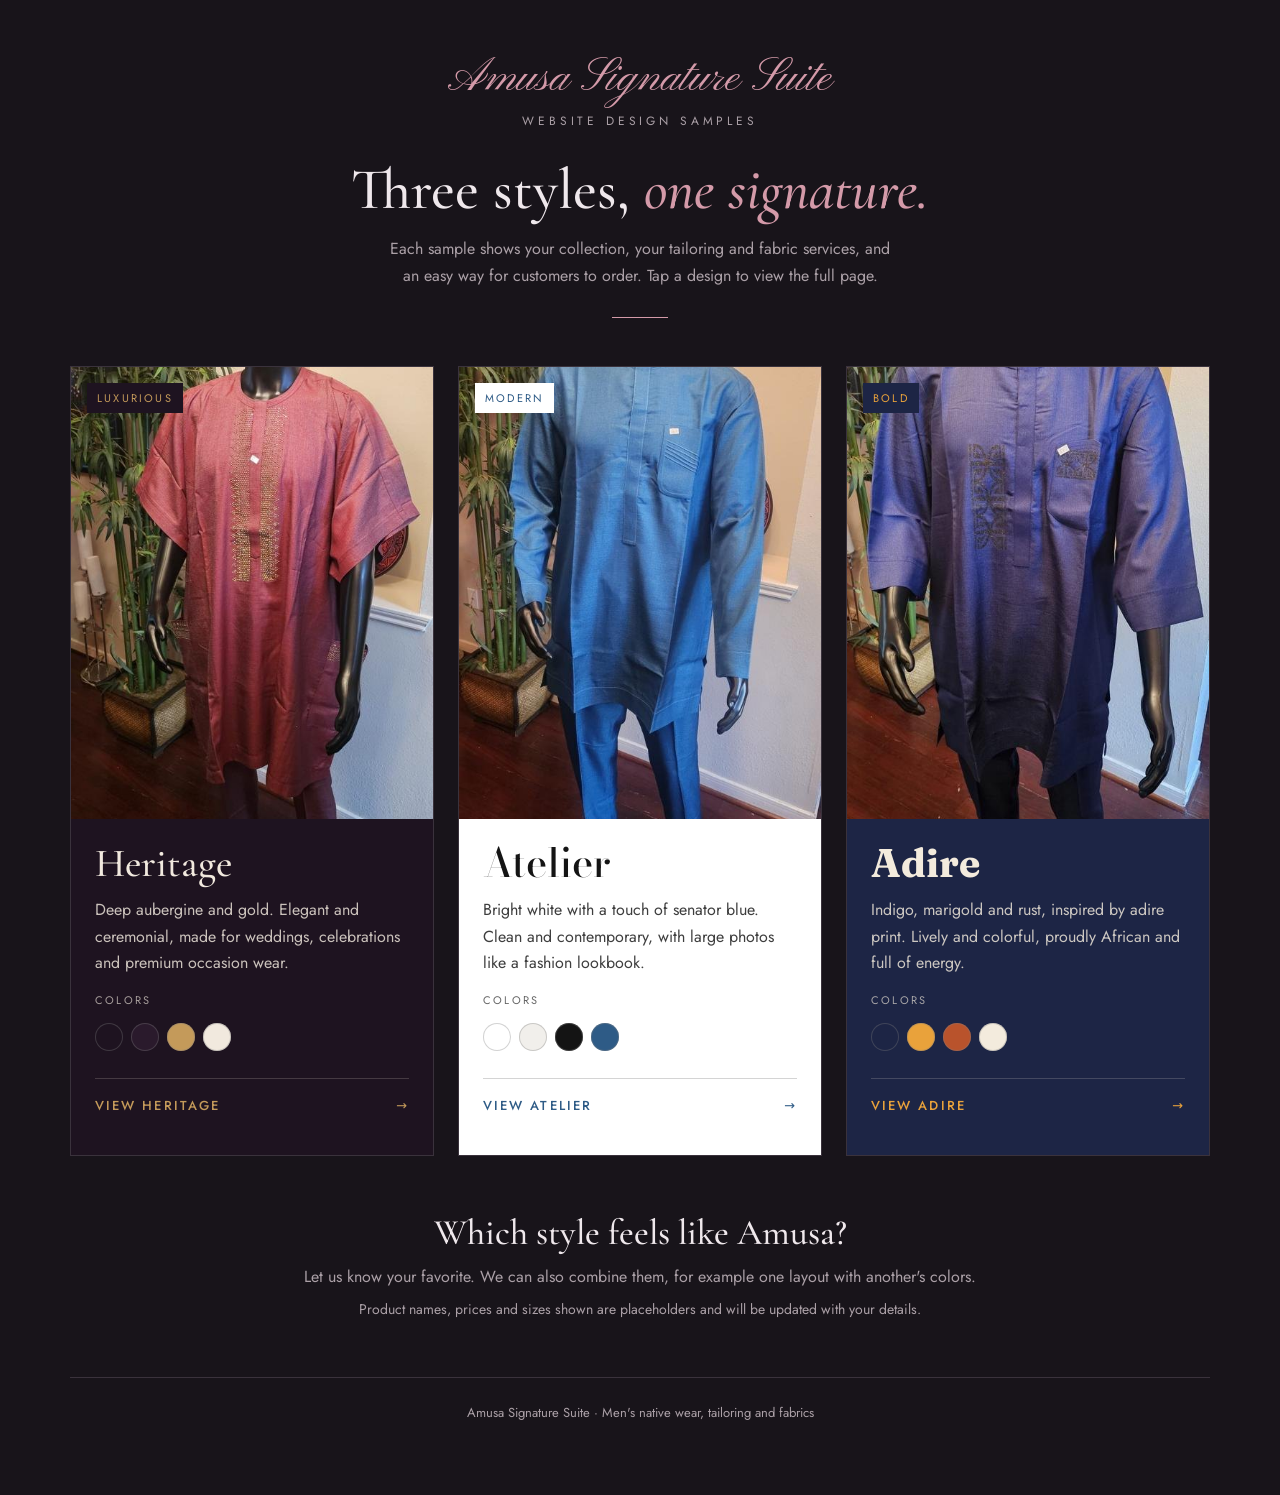
<file: index.html>
<!doctype html>
<html lang="en">

<head>
    <meta charset="utf-8">
    <meta name="viewport" content="width=device-width, initial-scale=1, viewport-fit=cover">
    <title>Amusa Signature Suite Designs</title>
    <meta name="description" content="Three website design samples for Amusa Signature Suite.">
    <link rel="preconnect" href="https://fonts.googleapis.com">
    <link rel="preconnect" href="https://fonts.gstatic.com" crossorigin>
    <link rel="stylesheet"
        href="https://fonts.googleapis.com/css2?family=Cormorant+Garamond:ital,wght@0,500;0,600;1,500&family=Jost:wght@400;500&family=Bodoni+Moda:wght@500&family=Fraunces:opsz,wght@9..144,700&family=Pinyon+Script&display=swap">
    <style>
        :root {
            --bg: #18141A;
            --surface: #221D24;
            --fg: #EFE8EC;
            --mute: #ABA0A7;
            --line: #3A323C;
            --accent: #D49AA9;
            --display: "Cormorant Garamond", Georgia, serif;
            --script: "Pinyon Script", "Snell Roundhand", cursive;
            --body: "Jost", system-ui, sans-serif;
            color-scheme: dark;
        }

        *,
        *::before,
        *::after {
            box-sizing: border-box
        }

        html {
            padding-top: env(safe-area-inset-top, 0px);
            padding-bottom: env(safe-area-inset-bottom, 0px)
        }

        body {
            margin: 0;
            background: var(--bg);
            color: var(--fg);
            font: 400 16px/1.65 var(--body)
        }

        img {
            max-width: 100%;
            display: block
        }

        a {
            color: inherit
        }

        :focus-visible {
            outline: 2px solid var(--accent);
            outline-offset: 3px
        }

        .wrap {
            max-width: 1180px;
            margin: 0 auto;
            padding-inline: 20px;
            padding-block: 56px 72px
        }

        header {
            text-align: center;
            max-width: 640px;
            margin: 0 auto 48px
        }

        .brand {
            font: 400 clamp(34px, 5vw, 46px)/1 var(--script);
            color: var(--accent);
            margin: 0
        }

        .brand-sub {
            font-size: 12px;
            letter-spacing: .32em;
            text-transform: uppercase;
            color: var(--mute);
            margin: 10px 0 28px
        }

        h1 {
            font: 500 clamp(36px, 5.4vw, 58px)/1.04 var(--display);
            margin: 0 0 16px;
            text-wrap: balance
        }

        h1 em {
            font-style: italic;
            color: var(--accent)
        }

        .lead {
            color: var(--mute);
            margin: 0 auto;
            max-width: 52ch
        }

        .rule {
            width: 56px;
            height: 1px;
            background: var(--accent);
            margin: 28px auto 0
        }

        .cards {
            display: grid;
            grid-template-columns: repeat(3, 1fr);
            gap: 24px
        }

        .card {
            background: var(--cbg);
            color: var(--cfg);
            display: flex;
            flex-direction: column;
            text-decoration: none;
            min-width: 0;
            border: 1px solid var(--line);
            transition: transform .35s ease, box-shadow .35s ease
        }

        .card:hover {
            transform: translateY(-6px);
            box-shadow: 0 22px 44px -20px rgba(0, 0, 0, .7)
        }

        .photo {
            position: relative;
            overflow: hidden
        }

        .photo img {
            width: 100%;
            aspect-ratio: 4/5;
            object-fit: cover;
            object-position: 50% 58%;
            transition: transform .8s ease
        }

        .card:hover .photo img {
            transform: scale(1.04)
        }

        .tag {
            position: absolute;
            left: 16px;
            top: 16px;
            background: var(--cbg);
            color: var(--cac);
            font-size: 11px;
            letter-spacing: .2em;
            text-transform: uppercase;
            padding: 6px 10px
        }

        .body {
            padding: 24px 24px 26px;
            display: flex;
            flex-direction: column;
            gap: 14px;
            flex: 1
        }

        .name {
            font-size: 40px;
            line-height: 1;
            margin: 0
        }

        .desc {
            margin: 0;
            opacity: .82;
            flex: 1
        }

        .palette {
            display: flex;
            gap: 8px;
            flex-wrap: wrap
        }

        .dot {
            width: 28px;
            height: 28px;
            border-radius: 50%;
            box-shadow: inset 0 0 0 1px rgba(127, 127, 127, .35)
        }

        .plabel {
            font-size: 11px;
            letter-spacing: .2em;
            text-transform: uppercase;
            opacity: .65;
            margin: 0
        }

        .view {
            display: flex;
            justify-content: space-between;
            align-items: center;
            border-top: 1px solid color-mix(in srgb, var(--cfg) 18%, transparent);
            padding-top: 16px;
            font-size: 13px;
            letter-spacing: .16em;
            text-transform: uppercase;
            color: var(--cac);
            font-weight: 500
        }

        .view span {
            transition: transform .3s ease
        }

        .card:hover .view span {
            transform: translateX(5px)
        }

        .note {
            margin: 56px auto 0;
            max-width: 720px;
            text-align: center
        }

        .note h2 {
            font: 500 clamp(26px, 3.4vw, 36px)/1.15 var(--display);
            margin: 0 0 10px
        }

        .note p {
            color: var(--mute);
            margin: 0 0 8px
        }

        .small {
            font-size: 14px
        }

        footer {
            text-align: center;
            margin-top: 56px;
            padding-top: 24px;
            border-top: 1px solid var(--line);
            font-size: 13px;
            color: var(--mute)
        }

        @media (max-width:920px) {
            .cards {
                grid-template-columns: 1fr;
                max-width: 520px;
                margin: 0 auto
            }
        }

        @media (prefers-reduced-motion:reduce) {
            * {
                transition: none !important
            }
        }
    </style>
</head>

<body>
    <div class="wrap">
        <header>
            <p class="brand">Amusa Signature Suite</p>
            <p class="brand-sub">Website design samples</p>
            <h1>Three styles, <em>one signature.</em></h1>
            <p class="lead">Each sample shows your collection, your tailoring and fabric services, and an easy way for
                customers to order. Tap a design to view the full page.</p>
            <div class="rule"></div>
        </header>

        <main class="cards">
            <a class="card" href="v1-heritage.html" style="--cbg:#1E1320;--cfg:#F1E9DE;--cac:#C49A5A">
                <div class="photo"><img src="img/p11.jpg" alt="Wine set with matching cap"><span
                        class="tag">Luxurious</span></div>
                <div class="body">
                    <h2 class="name" style="font-family:'Cormorant Garamond',Georgia,serif;font-weight:500">Heritage
                    </h2>
                    <p class="desc">Deep aubergine and gold. Elegant and ceremonial, made for weddings, celebrations and
                        premium occasion wear.</p>
                    <p class="plabel">Colors</p>
                    <div class="palette"><span class="dot" style="background:#1E1320" title="Aubergine"></span><span
                            class="dot" style="background:#2A1A2C" title="Plum"></span><span class="dot"
                            style="background:#C49A5A" title="Gold"></span><span class="dot" style="background:#F1E9DE"
                            title="Bone"></span></div>
                    <p class="view">View Heritage <span aria-hidden="true">&rarr;</span></p>
                </div>
            </a>

            <a class="card" href="v2-atelier.html" style="--cbg:#FFFFFF;--cfg:#141414;--cac:#2E5B86">
                <div class="photo"><img src="img/p06.jpg" alt="Blue long sleeve senator"><span class="tag">Modern</span>
                </div>
                <div class="body">
                    <h2 class="name" style="font-family:'Bodoni Moda',Didot,Georgia,serif;font-weight:500">Atelier</h2>
                    <p class="desc">Bright white with a touch of senator blue. Clean and contemporary, with large photos
                        like a fashion lookbook.</p>
                    <p class="plabel">Colors</p>
                    <div class="palette"><span class="dot" style="background:#FFFFFF" title="White"></span><span
                            class="dot" style="background:#F1EFEB" title="Stone"></span><span class="dot"
                            style="background:#141414" title="Ink"></span><span class="dot" style="background:#2E5B86"
                            title="Senator blue"></span></div>
                    <p class="view">View Atelier <span aria-hidden="true">&rarr;</span></p>
                </div>
            </a>

            <a class="card" href="v3-adire.html" style="--cbg:#1D2545;--cfg:#F3EBDD;--cac:#E9A23B">
                <div class="photo"><img src="img/p15.jpg" alt="Navy embroidered senator"><span class="tag">Bold</span>
                </div>
                <div class="body">
                    <h2 class="name" style="font-family:'Fraunces',Georgia,serif;font-weight:700">Adire</h2>
                    <p class="desc">Indigo, marigold and rust, inspired by adire print. Lively and colorful, proudly
                        African and full of energy.</p>
                    <p class="plabel">Colors</p>
                    <div class="palette"><span class="dot" style="background:#1D2545" title="Indigo"></span><span
                            class="dot" style="background:#E9A23B" title="Marigold"></span><span class="dot"
                            style="background:#B9532C" title="Rust"></span><span class="dot" style="background:#F3EBDD"
                            title="Sand"></span></div>
                    <p class="view">View Adire <span aria-hidden="true">&rarr;</span></p>
                </div>
            </a>
        </main>

        <section class="note">
            <h2>Which style feels like Amusa?</h2>
            <p>Let us know your favorite. We can also combine them, for example one layout with another's colors.</p>
            <p class="small">Product names, prices and sizes shown are placeholders and will be updated with your
                details.</p>
        </section>

        <footer>Amusa Signature Suite · Men's native wear, tailoring and fabrics</footer>
    </div>
</body>

</html>
</file>
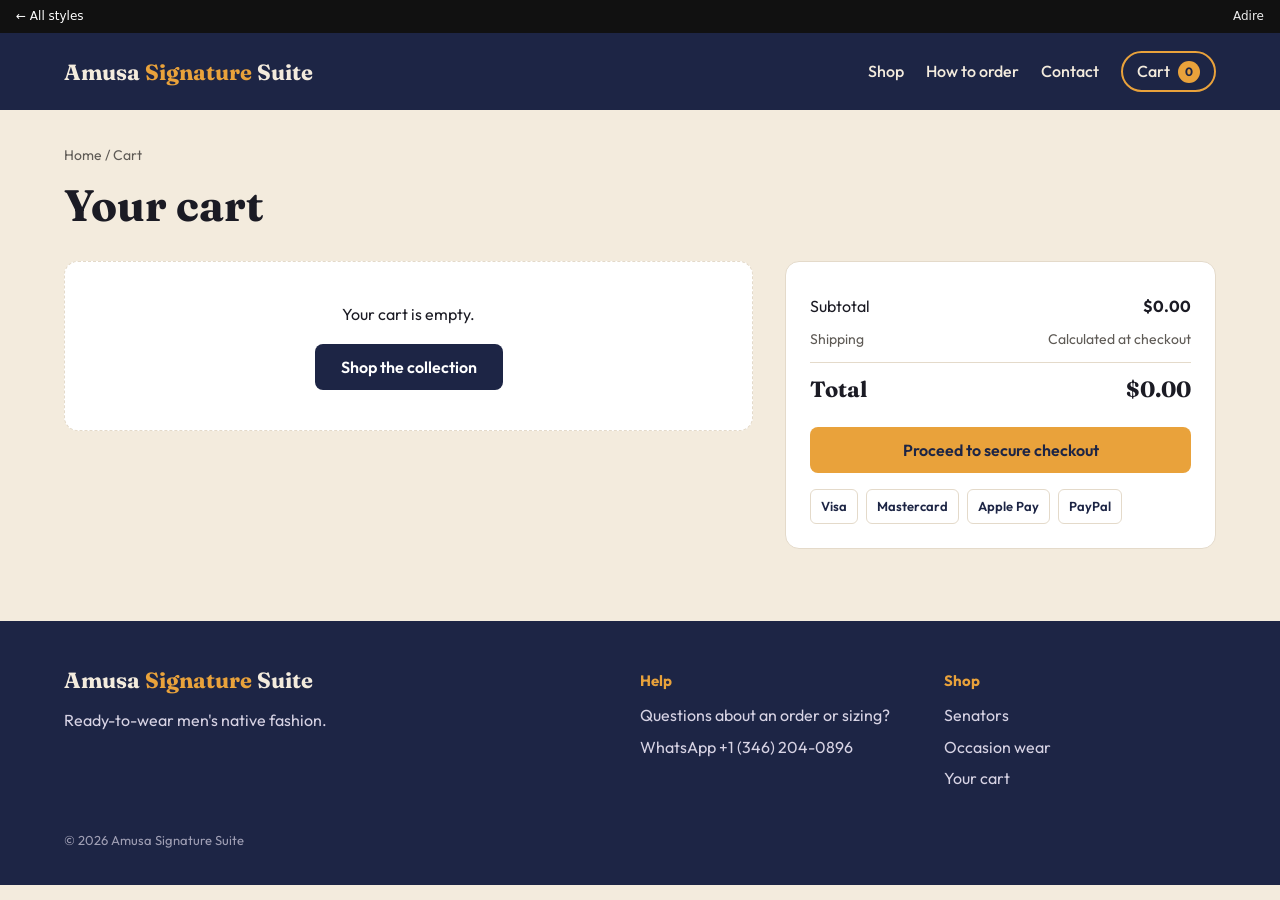
<file: cart.html>
<!doctype html>
<html lang="en">

<head>
    <meta charset="utf-8">
    <meta name="viewport" content="width=device-width, initial-scale=1, viewport-fit=cover">
    <title>Amusa Adire Cart</title>
    <link rel="preconnect" href="https://fonts.googleapis.com">
    <link rel="preconnect" href="https://fonts.gstatic.com" crossorigin>
    <link rel="stylesheet"
        href="https://fonts.googleapis.com/css2?family=Fraunces:ital,opsz,wght@0,9..144,500;0,9..144,600;0,9..144,700;1,9..144,500&family=Outfit:wght@400;500;600&display=swap">
    <link rel="stylesheet" href="adire.css">
    <script src="adire.js"></script>
</head>

<body>
    <div class="demo-bar"><a href="index.html">&larr; All styles</a><span>Adire</span></div>
    <header class="site">
        <div class="wrap">
            <nav class="nav"><a class="logo" href="v3-adire.html">Amusa <span>Signature</span> Suite</a>
                <ul>
                    <li><a href="v3-adire.html#shop">Shop</a></li>
                    <li><a href="v3-adire.html#how">How to order</a></li>
                    <li><a href="v3-adire.html#contact">Contact</a></li>
                    <li><a class="cart-link" href="cart.html">Cart <span class="cart-count">0</span></a></li>
                </ul>
            </nav>
        </div>
    </header>
    <main class="wrap">
        <p class="crumbs"><a href="v3-adire.html">Home</a> / Cart</p>
        <h1 style="font:700 clamp(30px,4vw,44px)/1.1 var(--display);margin:12px 0 8px">Your cart</h1>
        <div class="cart">
            <div id="lines"></div>
            <aside class="summary">
                <div class="row"><span>Subtotal</span><strong id="sub">$0.00</strong></div>
                <div class="row small"><span>Shipping</span><span>Calculated at checkout</span></div>
                <div class="row total"><span>Total</span><span id="tot">$0.00</span></div>
                <button class="btn y" id="checkout" type="button" style="width:100%;margin-top:16px">Proceed to secure
                    checkout</button>
                <p class="small" id="coNote" hidden style="margin:12px 0 0">This is a design sample. On the live store,
                    this button opens secure checkout for card, Apple Pay, Google Pay or PayPal payment.</p>
                <div class="pay" style="margin-top:16px"><span>Visa</span><span>Mastercard</span><span>Apple
                        Pay</span><span>PayPal</span></div>
            </aside>
        </div>
    </main>
    <footer id="contact">
        <div class="wrap">
            <div class="foot">
                <div><a class="logo" href="v3-adire.html" style="color:var(--sand)">Amusa <span>Signature</span>
                        Suite</a>
                    <p style="margin-top:12px">Ready-to-wear men's native fashion.</p>
                </div>
                <div>
                    <h4>Help</h4>
                    <p>Questions about an order or sizing?</p>
                    <p>WhatsApp +1 (346) 204-0896</p>
                </div>
                <div>
                    <h4>Shop</h4>
                    <p><a href="v3-adire.html#shop">Senators</a></p>
                    <p><a href="v3-adire.html#shop">Occasion wear</a></p>
                    <p><a href="cart.html">Your cart</a></p>
                </div>
            </div>
            <p class="copy">© 2026 Amusa Signature Suite</p>
        </div>
    </footer>
    <script>
        const [lines, sub, tot, checkout, coNote] = ["lines", "sub", "tot", "checkout", "coNote"].map(i => document.getElementById(i));
        function render() {
            const c = getCart();
            if (!c.length) { lines.innerHTML = '<div class="empty"><p style="margin:0 0 16px">Your cart is empty.</p><a class="btn i" href="v3-adire.html#shop">Shop the collection</a></div>'; sub.textContent = tot.textContent = '$0.00'; return; }
            let s = 0;
            lines.innerHTML = c.map((i, k) => {
                const p = findProduct(i.id); if (!p) return ''; s += p.price * i.qty; return `
  <div class="line"><img src="${p.imgs[0]}" alt="${p.name}">
   <div><h3>${p.name}</h3><p class="small" style="margin:0">Size: ${i.size === 'TBC' ? 'To be confirmed' : i.size} · Qty: ${i.qty}</p></div>
   <div style="text-align:right"><strong>${money(p.price * i.qty)}</strong><br><button type="button" data-k="${k}">Remove</button></div></div>`;
            }).join('');
            sub.textContent = tot.textContent = money(s);
        }
        lines.addEventListener('click', e => { const b = e.target.closest('button[data-k]'); if (!b) return; const c = getCart(); c.splice(+b.dataset.k, 1); saveCart(c); render(); });
        checkout.onclick = () => { coNote.hidden = false; };
        render();
    </script>
</body>

</html>
</file>
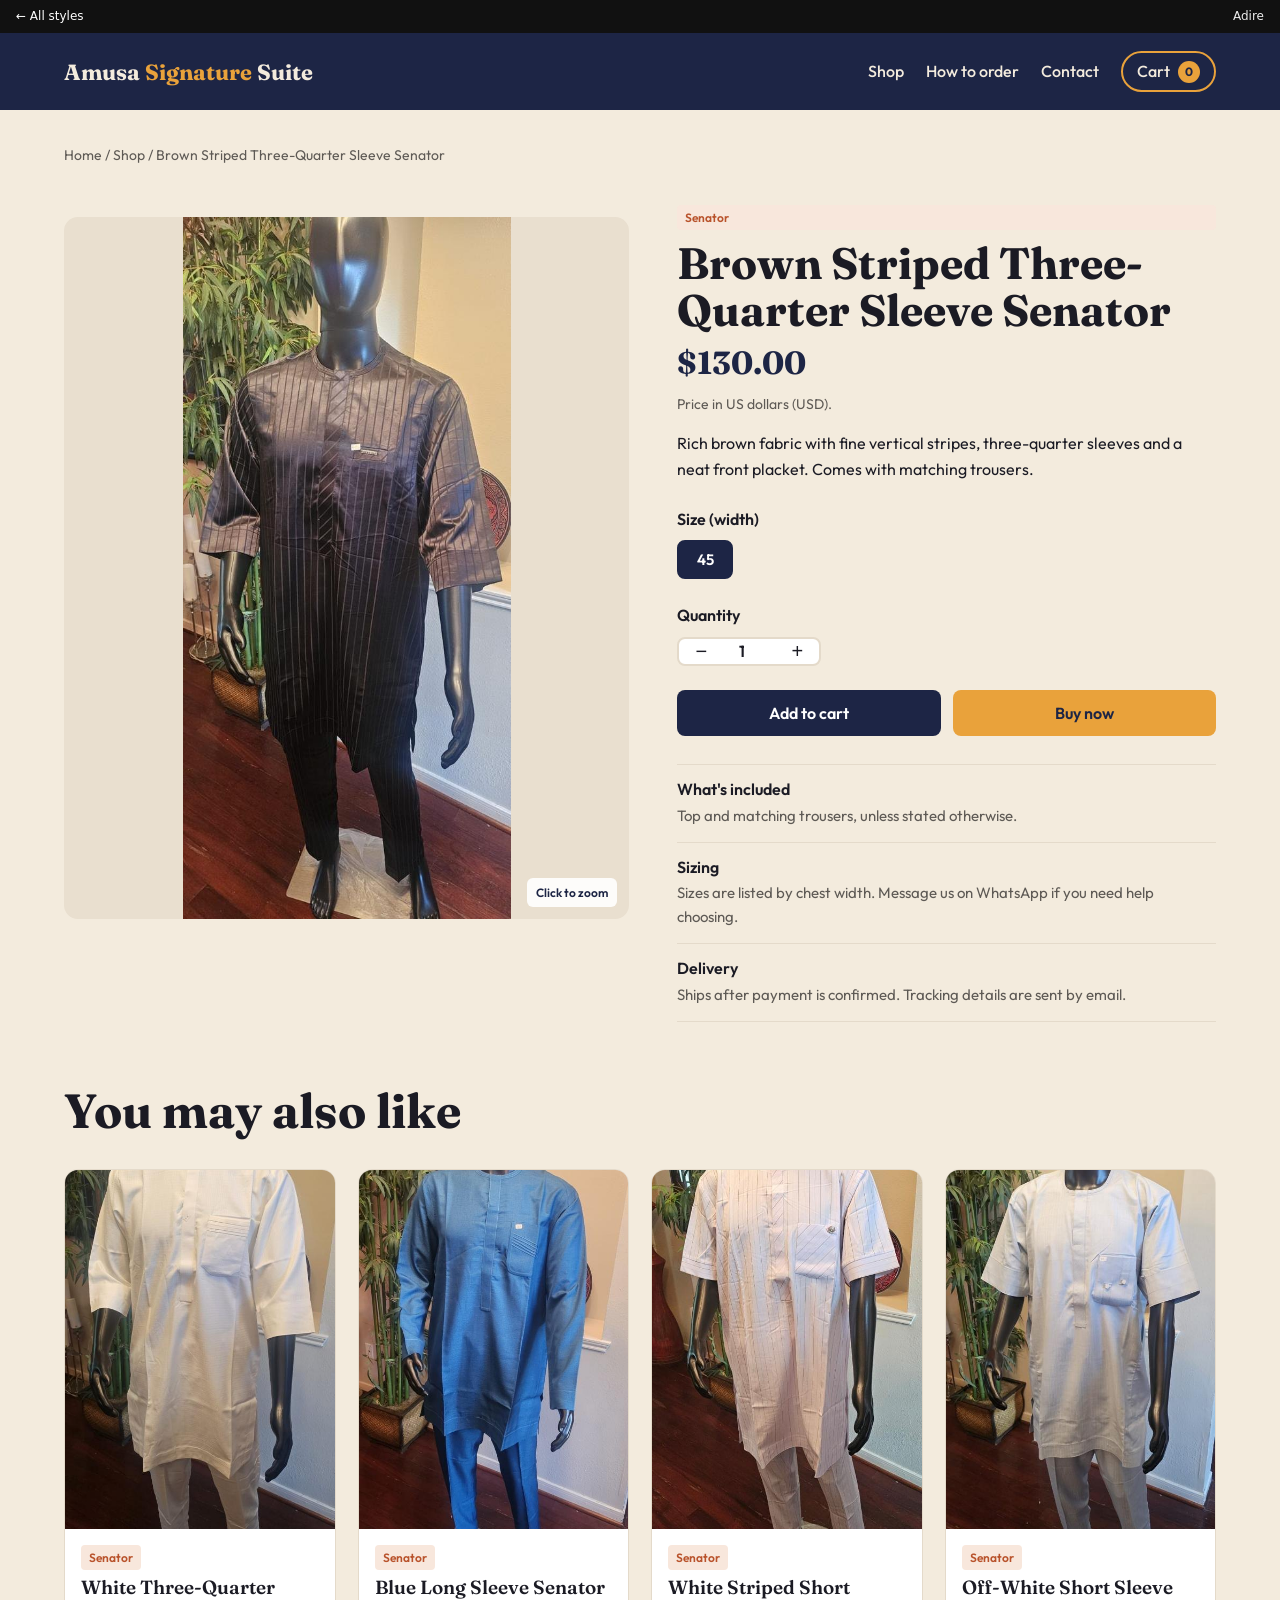
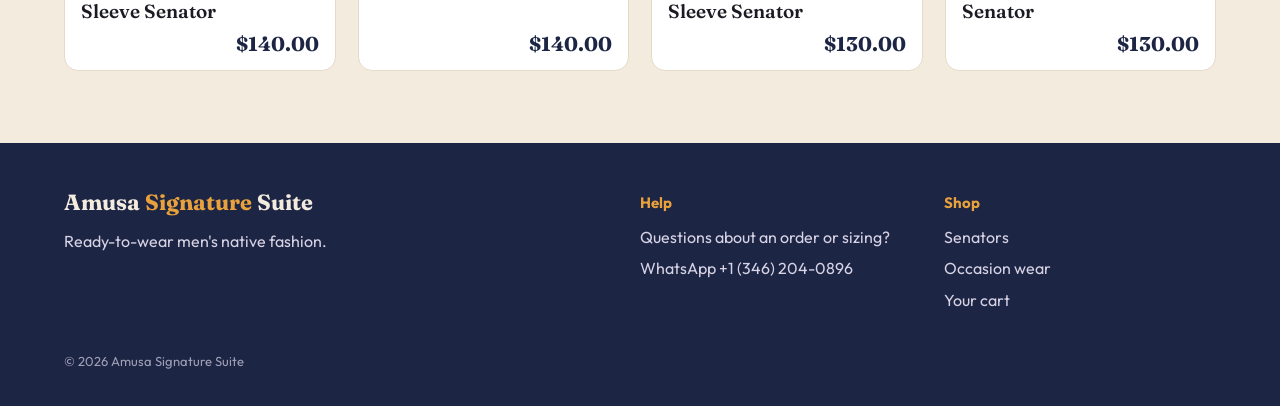
<file: product.html>
<!doctype html>
<html lang="en">

<head>
    <meta charset="utf-8">
    <meta name="viewport" content="width=device-width, initial-scale=1, viewport-fit=cover">
    <title>Amusa Adire Product</title>
    <link rel="preconnect" href="https://fonts.googleapis.com">
    <link rel="preconnect" href="https://fonts.gstatic.com" crossorigin>
    <link rel="stylesheet"
        href="https://fonts.googleapis.com/css2?family=Fraunces:ital,opsz,wght@0,9..144,500;0,9..144,600;0,9..144,700;1,9..144,500&family=Outfit:wght@400;500;600&display=swap">
    <link rel="stylesheet" href="adire.css">
    <script src="adire.js"></script>
</head>

<body>
    <div class="demo-bar"><a href="index.html">&larr; All styles</a><span>Adire</span></div>
    <header class="site">
        <div class="wrap">
            <nav class="nav"><a class="logo" href="v3-adire.html">Amusa <span>Signature</span> Suite</a>
                <ul>
                    <li><a href="v3-adire.html#shop">Shop</a></li>
                    <li><a href="v3-adire.html#how">How to order</a></li>
                    <li><a href="v3-adire.html#contact">Contact</a></li>
                    <li><a class="cart-link" href="cart.html">Cart <span class="cart-count">0</span></a></li>
                </ul>
            </nav>
        </div>
    </header>
    <main class="wrap">
        <p class="crumbs"><a href="v3-adire.html">Home</a> / <a href="v3-adire.html#shop">Shop</a> / <span
                id="crumb"></span></p>
        <div class="pd">
            <div class="gallery" id="gallery">
                <div class="thumbs" id="thumbs"></div>
                <div class="main-img" id="main" title="Click to zoom"><img id="mainImg" src="" alt=""><span
                        class="hint">Click to zoom</span></div>
            </div>
            <div class="pinfo">
                <p class="cat" id="cat"></p>
                <h1 id="name"></h1>
                <p class="price" id="price"></p>
                <p class="small" id="pnote"></p>
                <p id="desc"></p>
                <div class="field"><label>Size (width)</label>
                    <div class="sizes" id="sizes"></div>
                </div>
                <div class="field"><label for="qty">Quantity</label>
                    <div class="qty"><button type="button" id="minus"
                            aria-label="Decrease quantity">&minus;</button><input id="qty" type="number" min="1"
                            value="1" inputmode="numeric"><button type="button" id="plus"
                            aria-label="Increase quantity">+</button></div>
                </div>
                <div class="actions"><button class="btn i" id="add" type="button">Add to cart</button><button
                        class="btn y" id="buy" type="button">Buy now</button></div>
                <div class="details">
                    <div>
                        <h3>What's included</h3>
                        <p>Top and matching trousers, unless stated otherwise.</p>
                    </div>
                    <div>
                        <h3>Sizing</h3>
                        <p>Sizes are listed by chest width. Message us on WhatsApp if you need help choosing.</p>
                    </div>
                    <div>
                        <h3>Delivery</h3>
                        <p>Ships after payment is confirmed. Tracking details are sent by email.</p>
                    </div>
                </div>
            </div>
        </div>
        <section style="padding-top:0">
            <div class="sh">
                <h2>You may also like</h2>
            </div>
            <div class="grid" id="more"></div>
        </section>
    </main>
    <footer id="contact">
        <div class="wrap">
            <div class="foot">
                <div><a class="logo" href="v3-adire.html" style="color:var(--sand)">Amusa <span>Signature</span>
                        Suite</a>
                    <p style="margin-top:12px">Ready-to-wear men's native fashion.</p>
                </div>
                <div>
                    <h4>Help</h4>
                    <p>Questions about an order or sizing?</p>
                    <p>WhatsApp +1 (346) 204-0896</p>
                </div>
                <div>
                    <h4>Shop</h4>
                    <p><a href="v3-adire.html#shop">Senators</a></p>
                    <p><a href="v3-adire.html#shop">Occasion wear</a></p>
                    <p><a href="cart.html">Your cart</a></p>
                </div>
            </div>
            <p class="copy">© 2026 Amusa Signature Suite</p>
        </div>
    </footer>
    <script>
        const $ = i => document.getElementById(i);
        const [crumb, pcat, pname, pprice, pnote, desc, mainImg, thumbs, gallery, mainBox, sizes, qty, minus, plus, add, buy, more] = ["crumb", "cat", "name", "price", "pnote", "desc", "mainImg", "thumbs", "gallery", "main", "sizes", "qty", "minus", "plus", "add", "buy", "more"].map($);
        const id = new URLSearchParams(location.search).get('id');
        const p = findProduct(id) || PRODUCTS[0];
        document.title = p.name + ' | Amusa Signature Suite';
        crumb.textContent = p.name; pcat.textContent = p.cat; pname.textContent = p.name;
        pprice.textContent = priceLabel(p);
        pnote.textContent = p.confirmed ? 'Price in US dollars (USD).' : 'Placeholder price in US dollars (USD).';
        desc.textContent = p.desc;
        mainImg.src = p.imgs[0]; mainImg.alt = p.name;
        if (p.imgs.length > 1) {
            thumbs.innerHTML = p.imgs.map((s, i) => `<button type="button" aria-pressed="${i === 0}" data-src="${s}"><img src="${s}" alt="View ${i + 1}"></button>`).join('');
            thumbs.addEventListener('click', e => { const b = e.target.closest('button'); if (!b) return; mainImg.src = b.dataset.src; thumbs.querySelectorAll('button').forEach(x => x.setAttribute('aria-pressed', x === b)); });
        } else { thumbs.hidden = true; gallery.style.gridTemplateColumns = '1fr'; }
        mainBox.addEventListener('click', e => {
            const r = mainBox.getBoundingClientRect();
            mainImg.style.transformOrigin = ((e.clientX - r.left) / r.width * 100) + '% ' + ((e.clientY - r.top) / r.height * 100) + '%';
            mainBox.classList.toggle('zoom');
        });
        const opts = p.sizes.length ? p.sizes : ['TBC'];
        let size = opts[0];
        sizes.innerHTML = opts.map((s, i) => `<button type="button" aria-pressed="${i === 0}">${s === 'TBC' ? 'To be confirmed' : s}</button>`).join('');
        sizes.addEventListener('click', e => { const b = e.target.closest('button'); if (!b) return; size = opts[[...sizes.children].indexOf(b)];[...sizes.children].forEach(x => x.setAttribute('aria-pressed', x === b)); });
        const getQty = () => Math.max(1, parseInt(qty.value) || 1);
        minus.onclick = () => qty.value = Math.max(1, getQty() - 1);
        plus.onclick = () => qty.value = getQty() + 1;
        add.onclick = () => { addToCart(p.id, size, getQty()); toast('Added to your cart.<a href="cart.html">View cart</a>'); };
        buy.onclick = () => { addToCart(p.id, size, getQty()); location.href = 'cart.html'; };
        more.innerHTML = PRODUCTS.filter(x => x.id !== p.id).slice(0, 4).map(x => `
<a class="card" href="product.html?id=${x.id}"><div class="ph"><img src="${x.imgs[0]}" alt="${x.name}" loading="lazy"></div>
<div class="info"><p class="cat">${x.cat}</p><h3>${x.name}</h3><p class="meta"><span></span><strong>${priceLabel(x)}</strong></p></div></a>`).join('');
    </script>
</body>

</html>
</file>
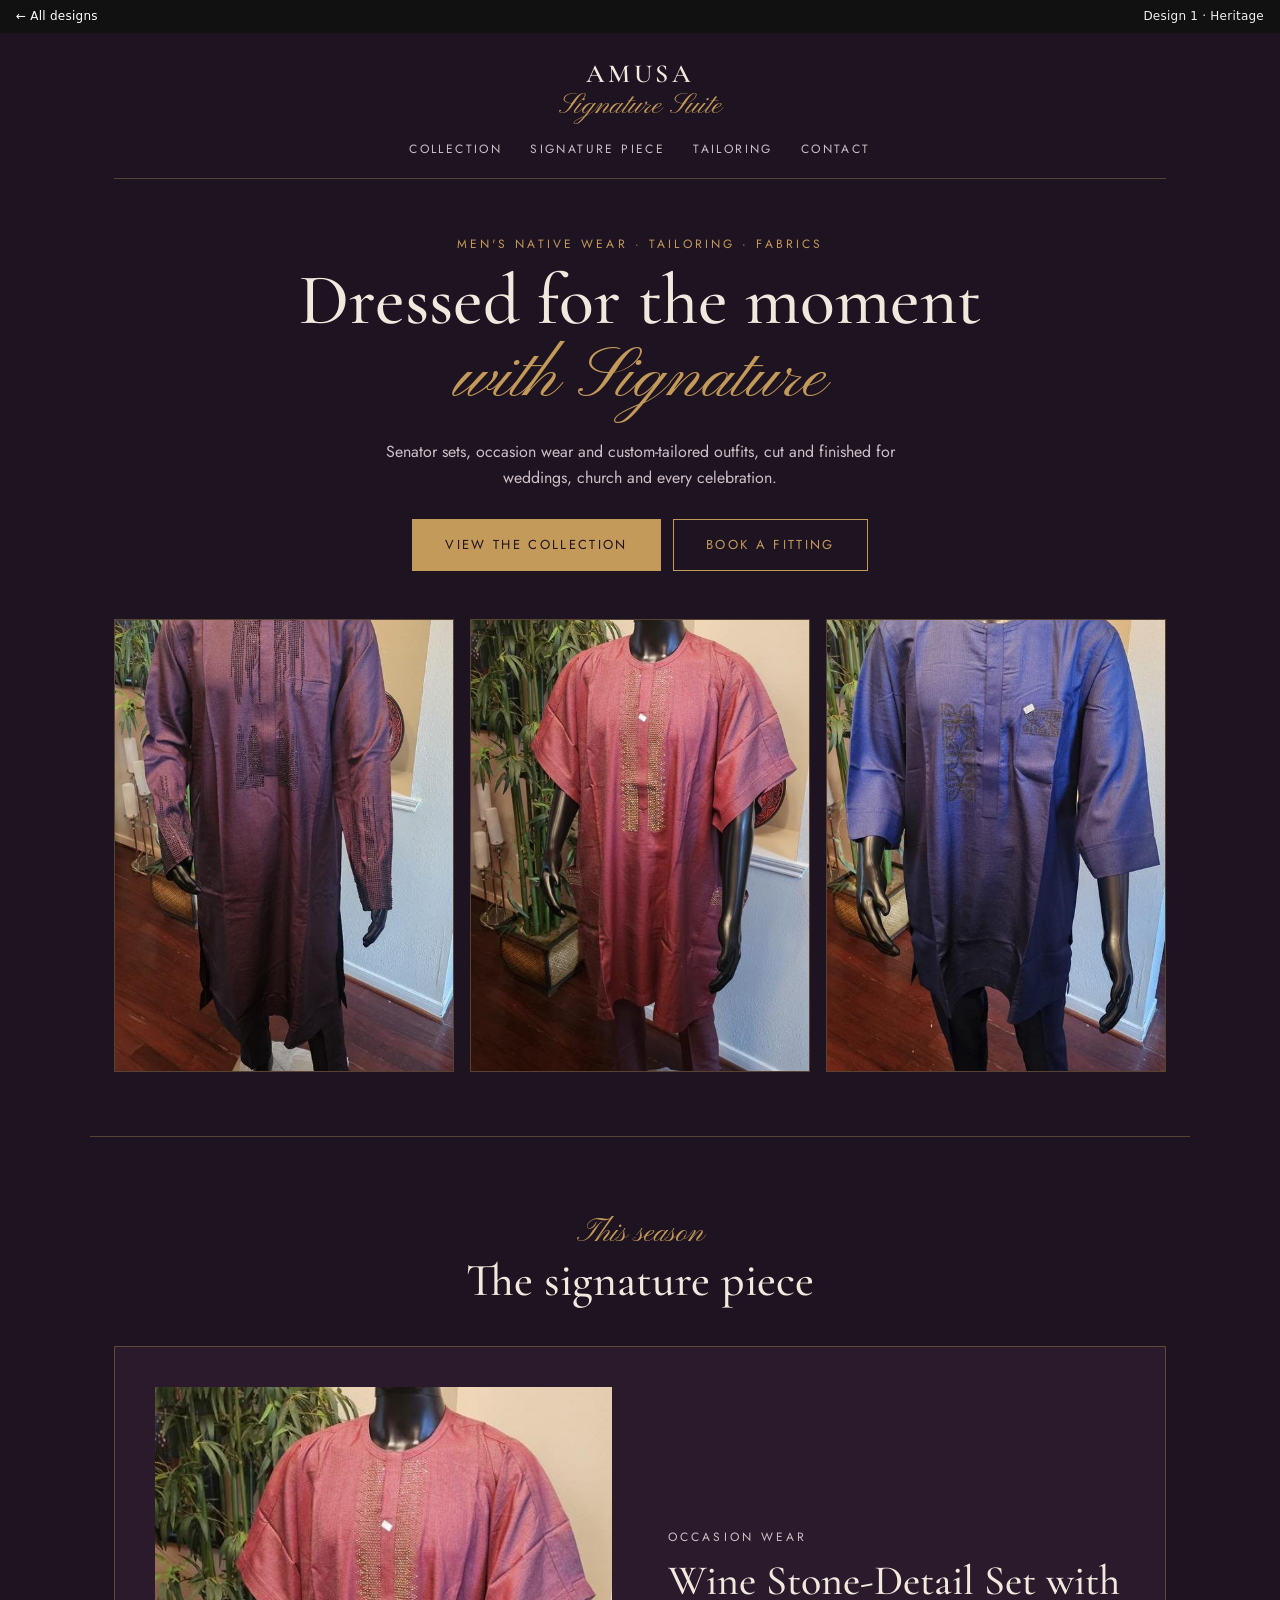
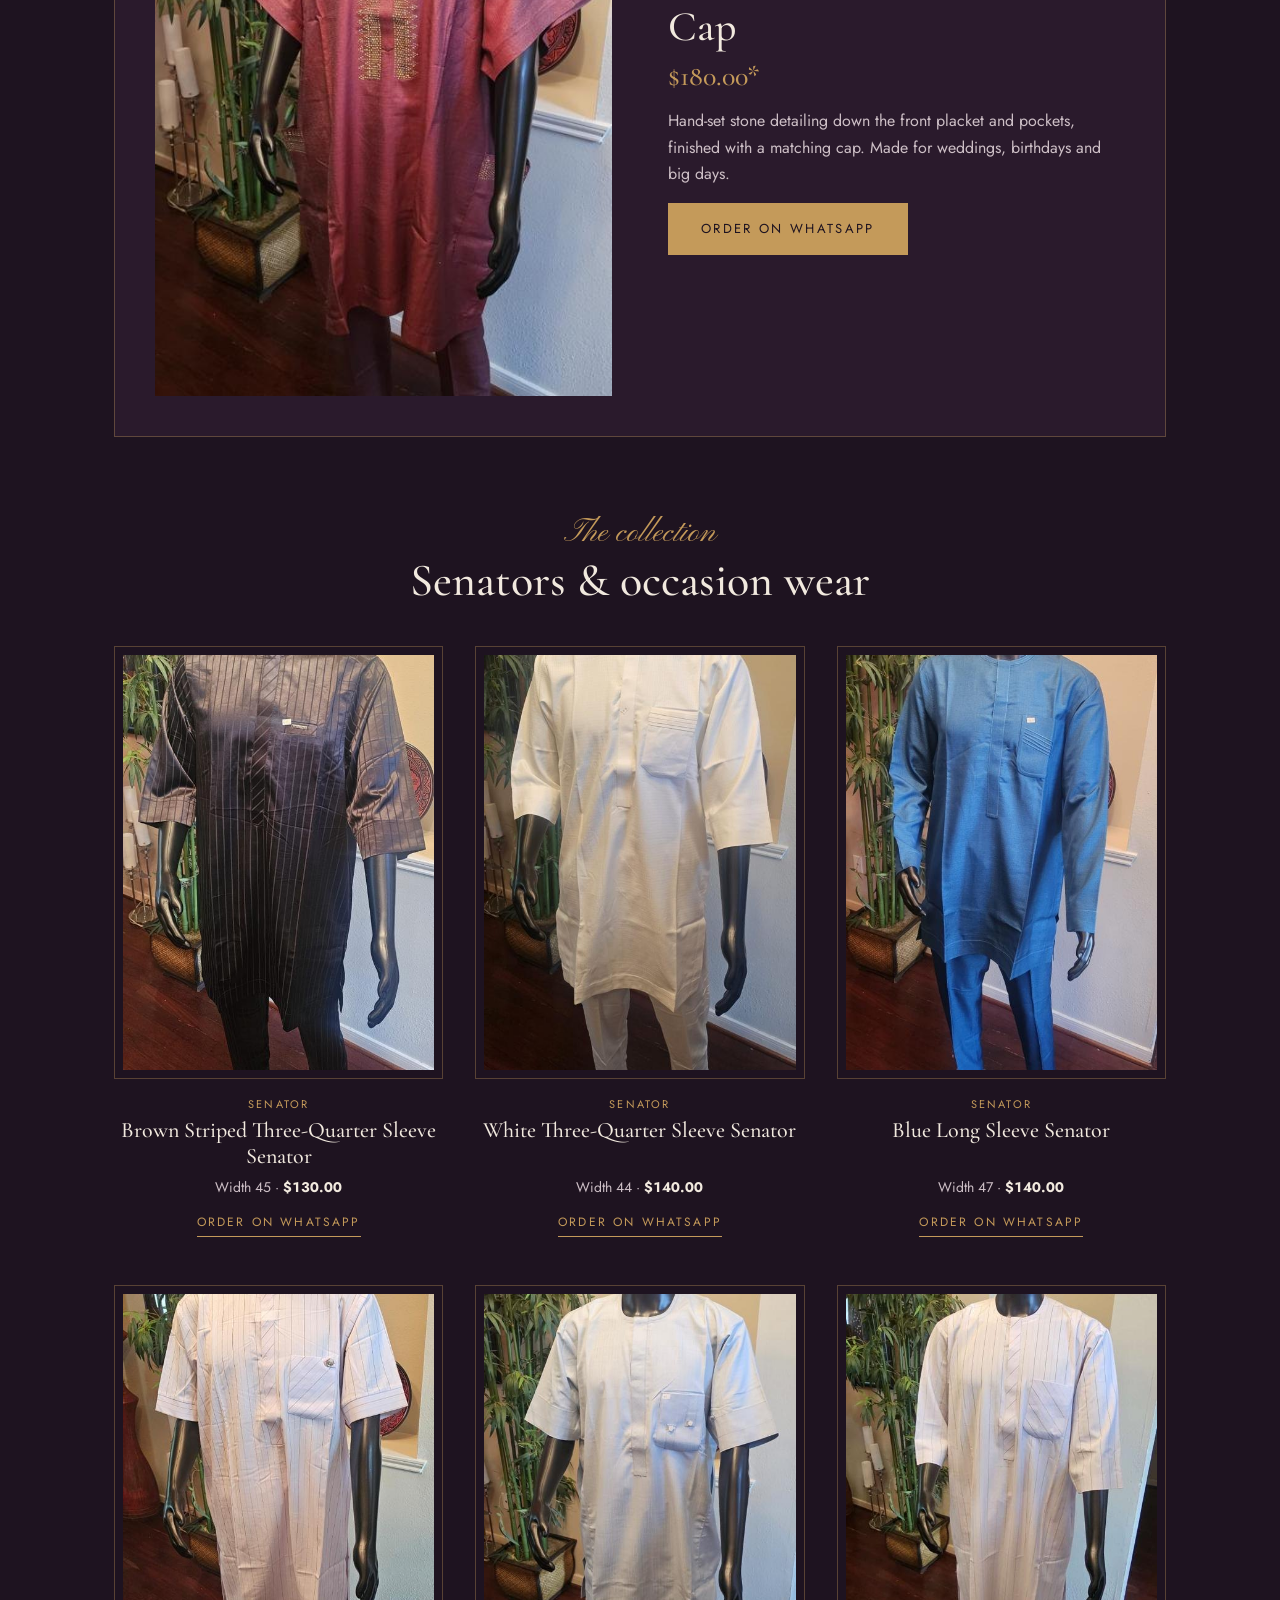
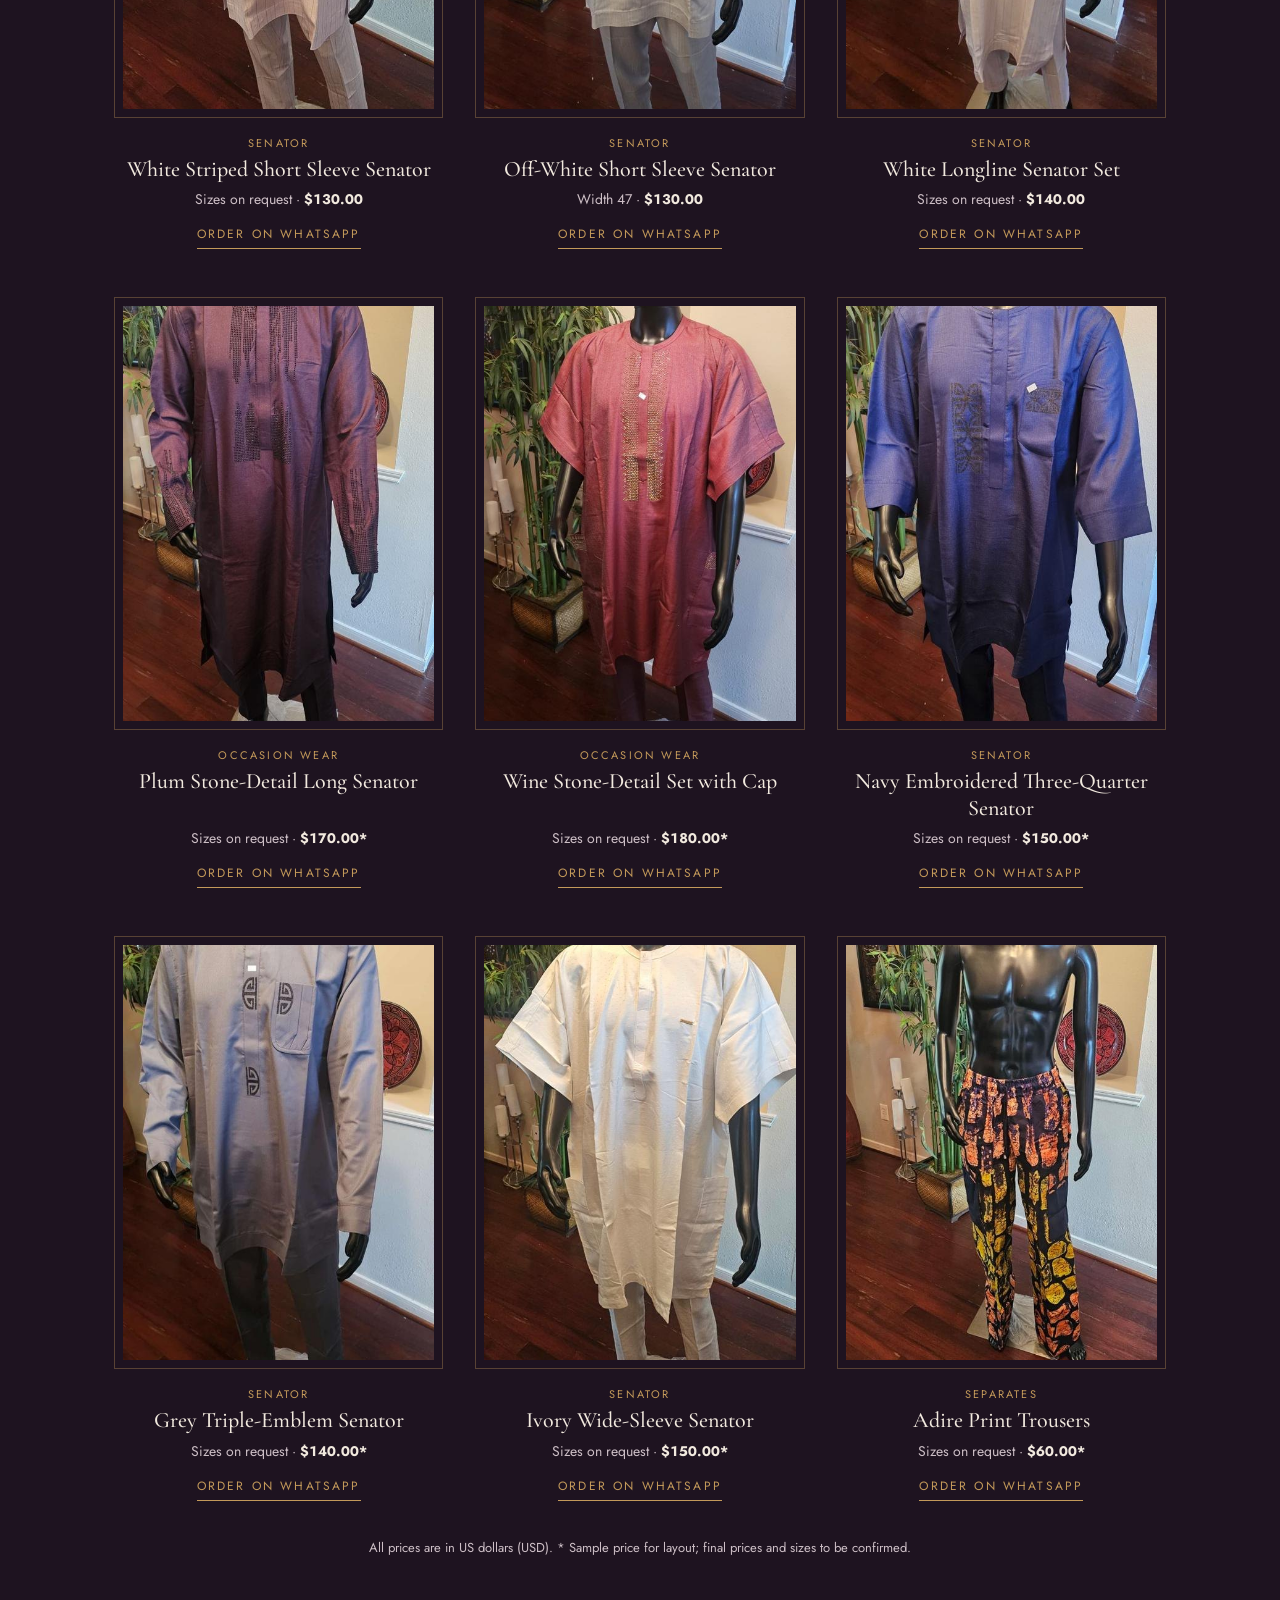
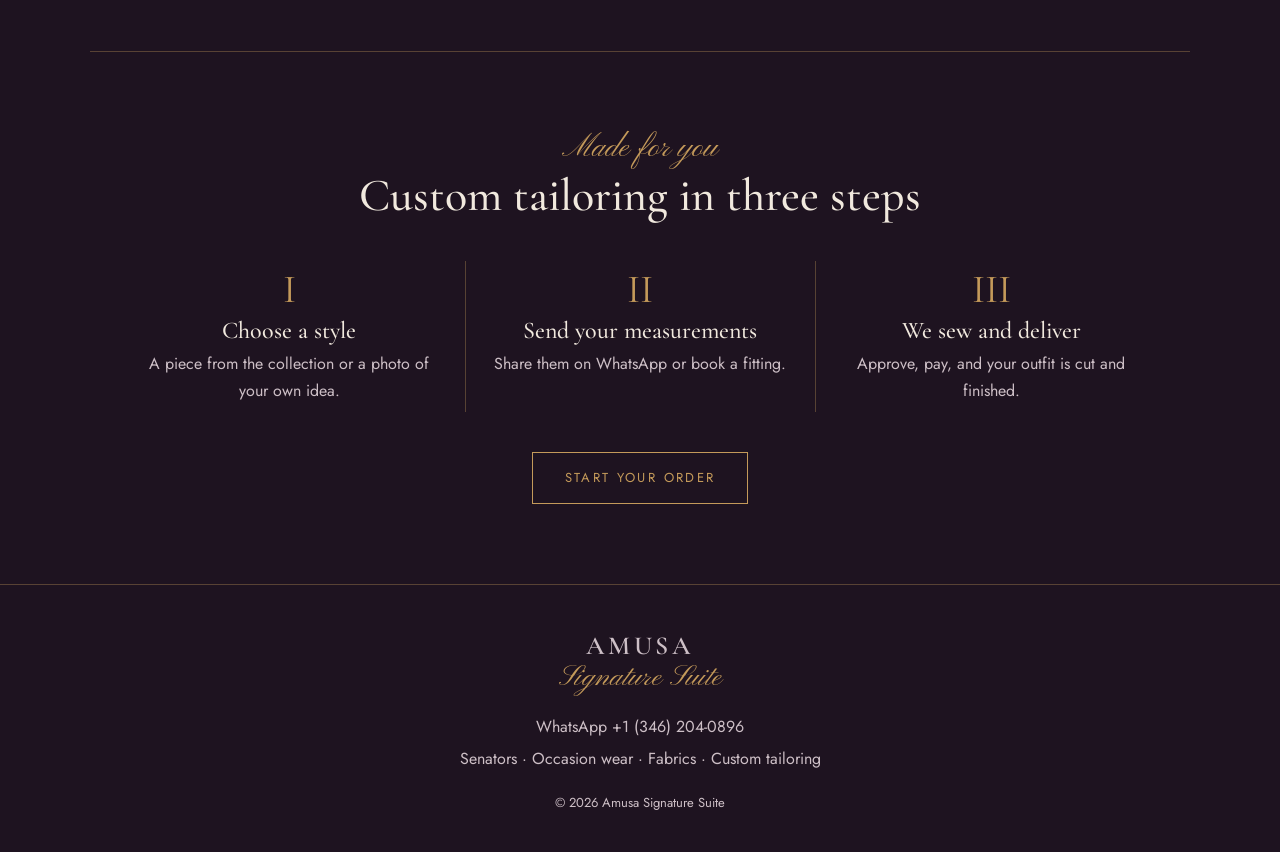
<file: v1-heritage.html>
<!doctype html>
<html lang="en"><head><meta charset="utf-8"><meta name="viewport" content="width=device-width, initial-scale=1, viewport-fit=cover">
<title>Amusa Heritage</title>
<link rel="preconnect" href="https://fonts.googleapis.com"><link rel="preconnect" href="https://fonts.gstatic.com" crossorigin>
<link rel="stylesheet" href="https://fonts.googleapis.com/css2?family=Cormorant+Garamond:wght@500;600&family=Jost:wght@400;500&family=Pinyon+Script&display=swap">
<style>
*,*::before,*::after{box-sizing:border-box}
html{padding-top:env(safe-area-inset-top,0px);padding-bottom:env(safe-area-inset-bottom,0px)}
body{margin:0} img{max-width:100%;display:block} a{color:inherit}
:focus-visible{outline:2px solid currentColor;outline-offset:3px}
@media (prefers-reduced-motion:reduce){*{transition:none!important;animation:none!important}}
.demo-bar{display:flex;justify-content:space-between;gap:12px;flex-wrap:wrap;padding:8px 16px;font:500 12px/1.4 system-ui,sans-serif;background:#111;color:#eee;letter-spacing:.02em}.demo-bar a{color:#fff;text-decoration:none}
/* Heritage: the whole site sits on deep aubergine. Everything centered. Gold hairlines, script accent. */
:root{--bg:#1E1320;--bg2:#2A1A2C;--gold:#C49A5A;--bone:#F1E9DE;--soft:#CDBFC6;--line:rgba(196,154,90,.35);
--display:"Cormorant Garamond",Georgia,serif;--script:"Pinyon Script","Snell Roundhand",cursive;--body:"Jost",system-ui,sans-serif;color-scheme:dark}
body{background:var(--bg);color:var(--bone);font:400 16px/1.65 var(--body)}
.wrap{max-width:1100px;margin:0 auto;padding-inline:24px;text-align:center}
.nav{padding-block:28px 18px;border-bottom:1px solid var(--line)}
.logo{font:600 26px/1 var(--display);letter-spacing:.14em;text-transform:uppercase}
.logo em{display:block;font:400 30px/1.3 var(--script);letter-spacing:0;text-transform:none;color:var(--gold)}
.nav ul{display:flex;justify-content:center;gap:28px;list-style:none;margin:14px 0 0;padding:0;font-size:12px;letter-spacing:.2em;text-transform:uppercase;flex-wrap:wrap}
.nav a{text-decoration:none;color:var(--soft)}.nav a:hover{color:var(--gold)}
.hero{padding-block:56px 64px}
.kicker{font-size:12px;letter-spacing:.26em;text-transform:uppercase;color:var(--gold);margin:0 0 10px}
.hero h1{font:500 clamp(40px,6vw,72px)/1.02 var(--display);margin:0;text-wrap:balance}
.hero h1 span{display:block;font:400 clamp(42px,6vw,72px)/1.15 var(--script);color:var(--gold)}
.hero p.lead{max-width:52ch;margin:18px auto 28px;color:var(--soft)}
.btn{display:inline-block;padding:14px 32px;border:1px solid var(--gold);color:var(--gold);font-size:13px;letter-spacing:.18em;text-transform:uppercase;text-decoration:none}
.btn.fill{background:var(--gold);color:var(--bg)}
.btns{display:flex;justify-content:center;gap:12px;flex-wrap:wrap}
.tri{display:grid;grid-template-columns:repeat(3,1fr);gap:16px;margin-top:48px}
.tri img{width:100%;aspect-ratio:3/4;object-fit:cover;object-position:50% 60%;border:1px solid var(--line)}
.rule{height:1px;background:var(--line);max-width:1100px;margin:0 auto}
section{padding-block:80px}
.head p{font:400 32px/1 var(--script);color:var(--gold);margin:0}
.head h2{font:500 clamp(30px,4vw,46px)/1.1 var(--display);margin:6px 0 40px}
.feat{display:grid;grid-template-columns:1fr 1fr;gap:56px;align-items:center;text-align:left;background:var(--bg2);padding:40px;border:1px solid var(--line)}
.feat img{width:100%;aspect-ratio:3/4;object-fit:cover;object-position:50% 58%}
.feat h3{font:500 clamp(30px,3.6vw,42px)/1.1 var(--display);margin:6px 0 12px}
.feat .price{font:500 28px/1 var(--display);color:var(--gold);margin:0 0 18px}
.feat p{color:var(--soft)}
.grid{display:grid;grid-template-columns:repeat(3,1fr);gap:48px 32px}
.card{display:flex;flex-direction:column;align-items:center}
.ph{border:1px solid var(--line);padding:8px;width:100%}
.ph img{width:100%;aspect-ratio:3/4;object-fit:cover;object-position:50% 60%}
.cat{margin:16px 0 4px;font-size:11px;letter-spacing:.2em;text-transform:uppercase;color:var(--gold)}
.card h3{font:500 22px/1.2 var(--display);margin:0 0 6px;flex:1}
.meta{margin:0 0 14px;color:var(--soft);font-size:14px}.meta strong{color:var(--bone);font-variant-numeric:tabular-nums}
.btn-sm{font-size:12px;letter-spacing:.18em;text-transform:uppercase;color:var(--gold);text-decoration:none;border-bottom:1px solid var(--gold);padding-bottom:3px}
.note{font-size:13px;color:var(--soft);margin-top:36px}
.steps{display:grid;grid-template-columns:repeat(3,1fr)}
.steps div{padding:8px 28px;border-left:1px solid var(--line)}.steps div:first-child{border-left:0}
.steps .n{font:400 40px/1 var(--display);color:var(--gold);margin:0}
.steps h3{font:500 24px/1.2 var(--display);margin:8px 0 6px}.steps p{margin:0;color:var(--soft)}
footer{border-top:1px solid var(--line);padding-block:48px 32px;color:var(--soft)}
footer p{margin:6px 0}
@media (max-width:860px){.tri{grid-template-columns:1fr 1fr}.tri img:nth-child(3){display:none}.feat,.grid{grid-template-columns:1fr 1fr}.feat{padding:24px;gap:24px}.steps{grid-template-columns:1fr}.steps div{border-left:0;border-top:1px solid var(--line);padding:20px 0}.steps div:first-child{border-top:0}section{padding-block:56px}}
@media (max-width:560px){.feat{grid-template-columns:1fr}.grid{gap:36px 14px}}

</style></head><body>
<div class="demo-bar"><a href="index.html">&larr; All designs</a><span>Design 1 · Heritage</span></div>
<div class="wrap">
 <nav class="nav"><div class="logo">Amusa<em>Signature Suite</em></div>
 <ul><li><a href="#shop">Collection</a></li><li><a href="#feature">Signature piece</a></li><li><a href="#tailoring">Tailoring</a></li><li><a href="#contact">Contact</a></li></ul></nav>
 <div class="hero">
  <p class="kicker">Men's native wear · Tailoring · Fabrics</p>
  <h1>Dressed for the moment<span>with Signature</span></h1>
  <p class="lead">Senator sets, occasion wear and custom-tailored outfits, cut and finished for weddings, church and every celebration.</p>
  <div class="btns"><a class="btn fill" href="#shop">View the collection</a><a class="btn" href="https://wa.me/13462040896" target="_blank" rel="noopener">Book a fitting</a></div>
  <div class="tri"><img src="img/p01.jpg" alt="Plum stone-detail senator"><img src="img/p11.jpg" alt="Wine set with cap"><img src="img/p15.jpg" alt="Navy embroidered senator"></div>
 </div>
</div>
<div class="rule"></div>
<section id="feature"><div class="wrap">
 <div class="head"><p>This season</p><h2>The signature piece</h2></div>
 <div class="feat"><img src="img/p11.jpg" alt="Wine stone-detail set with matching cap">
  <div><p class="kicker">Occasion wear</p><h3>Wine Stone-Detail Set with Cap</h3><p class="price">$180.00*</p>
  <p>Hand-set stone detailing down the front placket and pockets, finished with a matching cap. Made for weddings, birthdays and big days.</p>
  <a class="btn fill" href="https://wa.me/13462040896" target="_blank" rel="noopener">Order on WhatsApp</a></div></div>
</div></section>
<section id="shop" style="padding-top:0"><div class="wrap">
 <div class="head"><p>The collection</p><h2>Senators &amp; occasion wear</h2></div>
 <div class="grid"><article class="card"><div class="ph"><img src="img/p08.jpg" alt="Brown Striped Three-Quarter Sleeve Senator on a mannequin" loading="lazy"></div>
<p class="cat">Senator</p><h3>Brown Striped Three-Quarter Sleeve Senator</h3><p class="meta">Width 45 · <strong>$130.00</strong></p>
<a class="btn-sm" href="https://wa.me/13462040896" target="_blank" rel="noopener">Order on WhatsApp</a></article>
<article class="card"><div class="ph"><img src="img/p07.jpg" alt="White Three-Quarter Sleeve Senator on a mannequin" loading="lazy"></div>
<p class="cat">Senator</p><h3>White Three-Quarter Sleeve Senator</h3><p class="meta">Width 44 · <strong>$140.00</strong></p>
<a class="btn-sm" href="https://wa.me/13462040896" target="_blank" rel="noopener">Order on WhatsApp</a></article>
<article class="card"><div class="ph"><img src="img/p06.jpg" alt="Blue Long Sleeve Senator on a mannequin" loading="lazy"></div>
<p class="cat">Senator</p><h3>Blue Long Sleeve Senator</h3><p class="meta">Width 47 · <strong>$140.00</strong></p>
<a class="btn-sm" href="https://wa.me/13462040896" target="_blank" rel="noopener">Order on WhatsApp</a></article>
<article class="card"><div class="ph"><img src="img/p05.jpg" alt="White Striped Short Sleeve Senator on a mannequin" loading="lazy"></div>
<p class="cat">Senator</p><h3>White Striped Short Sleeve Senator</h3><p class="meta">Sizes on request · <strong>$130.00</strong></p>
<a class="btn-sm" href="https://wa.me/13462040896" target="_blank" rel="noopener">Order on WhatsApp</a></article>
<article class="card"><div class="ph"><img src="img/p04.jpg" alt="Off-White Short Sleeve Senator on a mannequin" loading="lazy"></div>
<p class="cat">Senator</p><h3>Off-White Short Sleeve Senator</h3><p class="meta">Width 47 · <strong>$130.00</strong></p>
<a class="btn-sm" href="https://wa.me/13462040896" target="_blank" rel="noopener">Order on WhatsApp</a></article>
<article class="card"><div class="ph"><img src="img/p03.jpg" alt="White Longline Senator Set on a mannequin" loading="lazy"></div>
<p class="cat">Senator</p><h3>White Longline Senator Set</h3><p class="meta">Sizes on request · <strong>$140.00</strong></p>
<a class="btn-sm" href="https://wa.me/13462040896" target="_blank" rel="noopener">Order on WhatsApp</a></article>
<article class="card"><div class="ph"><img src="img/p01.jpg" alt="Plum Stone-Detail Long Senator on a mannequin" loading="lazy"></div>
<p class="cat">Occasion wear</p><h3>Plum Stone-Detail Long Senator</h3><p class="meta">Sizes on request · <strong>$170.00*</strong></p>
<a class="btn-sm" href="https://wa.me/13462040896" target="_blank" rel="noopener">Order on WhatsApp</a></article>
<article class="card"><div class="ph"><img src="img/p11.jpg" alt="Wine Stone-Detail Set with Cap on a mannequin" loading="lazy"></div>
<p class="cat">Occasion wear</p><h3>Wine Stone-Detail Set with Cap</h3><p class="meta">Sizes on request · <strong>$180.00*</strong></p>
<a class="btn-sm" href="https://wa.me/13462040896" target="_blank" rel="noopener">Order on WhatsApp</a></article>
<article class="card"><div class="ph"><img src="img/p15.jpg" alt="Navy Embroidered Three-Quarter Senator on a mannequin" loading="lazy"></div>
<p class="cat">Senator</p><h3>Navy Embroidered Three-Quarter Senator</h3><p class="meta">Sizes on request · <strong>$150.00*</strong></p>
<a class="btn-sm" href="https://wa.me/13462040896" target="_blank" rel="noopener">Order on WhatsApp</a></article>
<article class="card"><div class="ph"><img src="img/p13.jpg" alt="Grey Triple-Emblem Senator on a mannequin" loading="lazy"></div>
<p class="cat">Senator</p><h3>Grey Triple-Emblem Senator</h3><p class="meta">Sizes on request · <strong>$140.00*</strong></p>
<a class="btn-sm" href="https://wa.me/13462040896" target="_blank" rel="noopener">Order on WhatsApp</a></article>
<article class="card"><div class="ph"><img src="img/p14.jpg" alt="Ivory Wide-Sleeve Senator on a mannequin" loading="lazy"></div>
<p class="cat">Senator</p><h3>Ivory Wide-Sleeve Senator</h3><p class="meta">Sizes on request · <strong>$150.00*</strong></p>
<a class="btn-sm" href="https://wa.me/13462040896" target="_blank" rel="noopener">Order on WhatsApp</a></article>
<article class="card"><div class="ph"><img src="img/p12.jpg" alt="Adire Print Trousers on a mannequin" loading="lazy"></div>
<p class="cat">Separates</p><h3>Adire Print Trousers</h3><p class="meta">Sizes on request · <strong>$60.00*</strong></p>
<a class="btn-sm" href="https://wa.me/13462040896" target="_blank" rel="noopener">Order on WhatsApp</a></article></div><p class="note">All prices are in US dollars (USD). * Sample price for layout; final prices and sizes to be confirmed.</p>
</div></section>
<div class="rule"></div>
<section id="tailoring"><div class="wrap">
 <div class="head"><p>Made for you</p><h2>Custom tailoring in three steps</h2></div>
 <div class="steps">
  <div><p class="n">I</p><h3>Choose a style</h3><p>A piece from the collection or a photo of your own idea.</p></div>
  <div><p class="n">II</p><h3>Send your measurements</h3><p>Share them on WhatsApp or book a fitting.</p></div>
  <div><p class="n">III</p><h3>We sew and deliver</h3><p>Approve, pay, and your outfit is cut and finished.</p></div>
 </div>
 <div class="btns" style="margin-top:40px"><a class="btn" href="https://wa.me/13462040896" target="_blank" rel="noopener">Start your order</a></div>
</div></section>
<footer id="contact"><div class="wrap"><div class="logo">Amusa<em>Signature Suite</em></div>
 <p style="margin-top:16px">WhatsApp +1 (346) 204-0896</p><p>Senators · Occasion wear · Fabrics · Custom tailoring</p><p style="font-size:13px;margin-top:20px">© 2026 Amusa Signature Suite</p></div></footer>
</body></html>
</file>
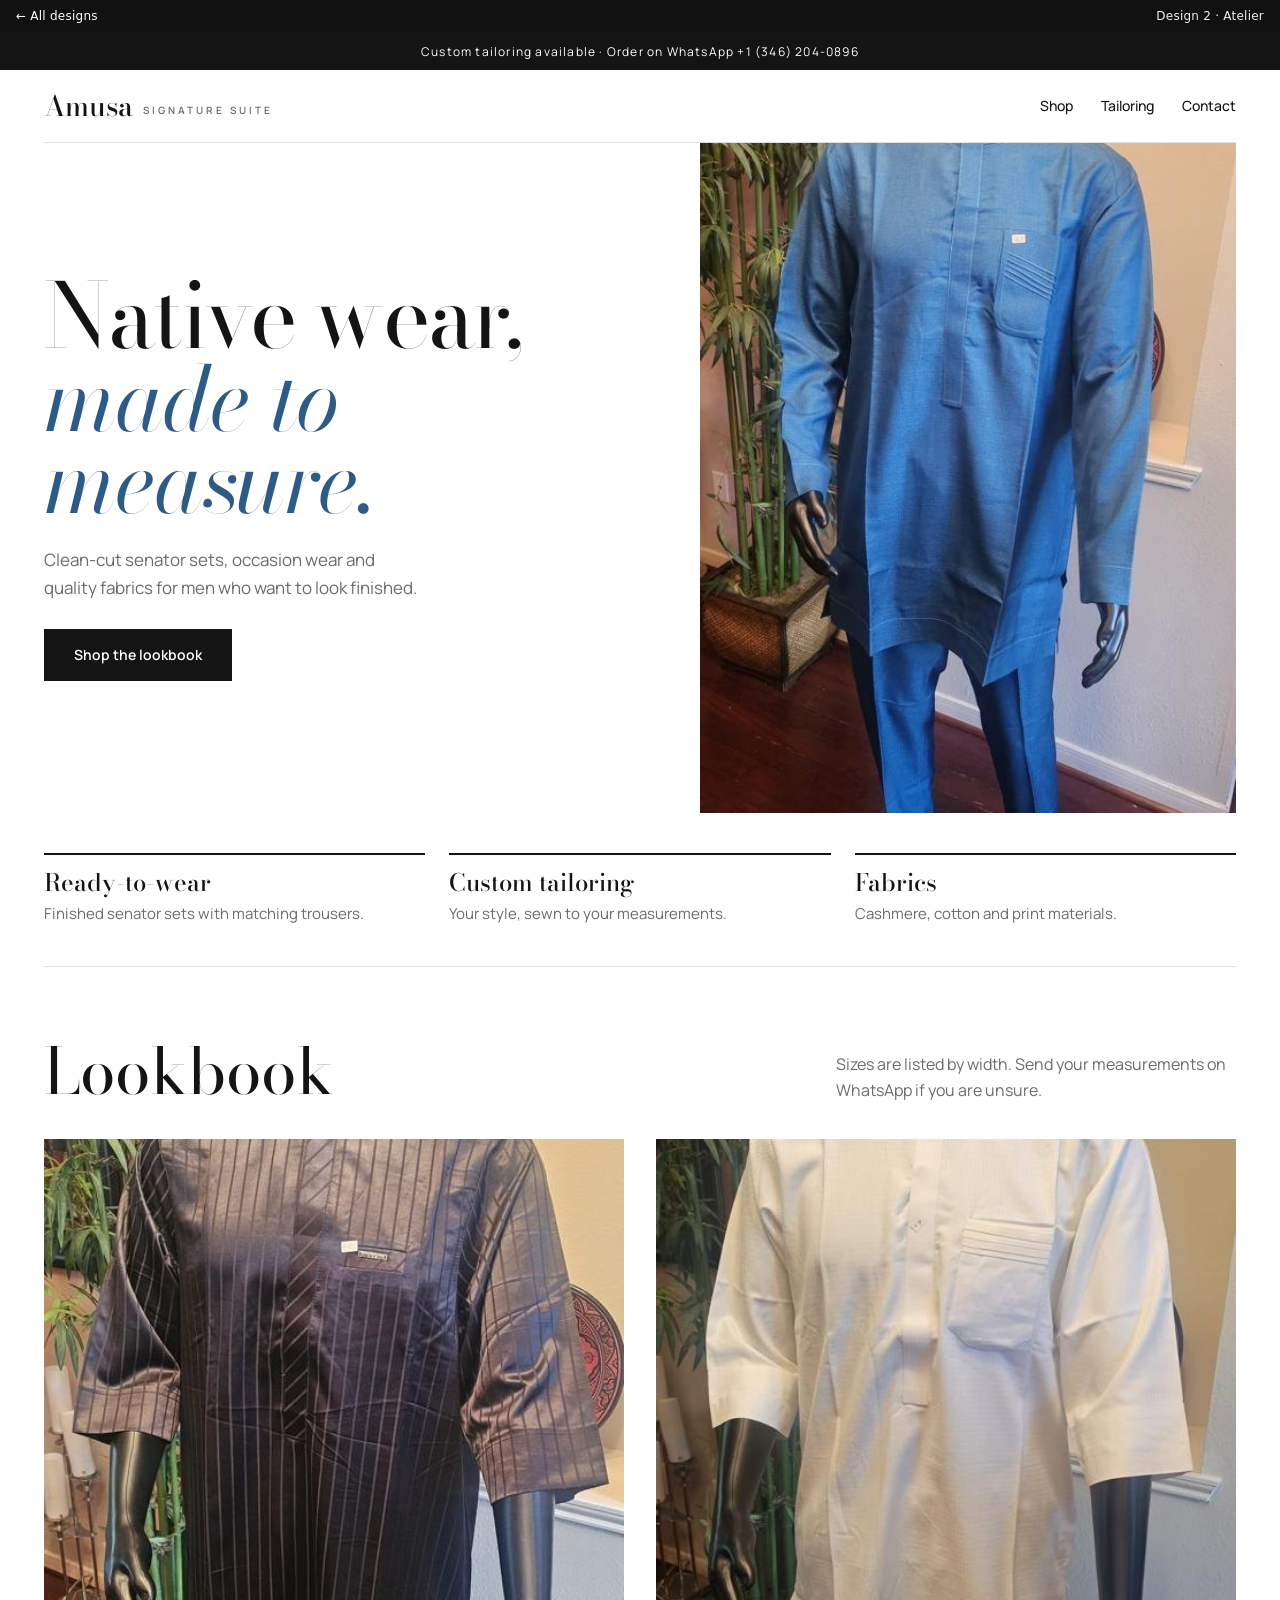
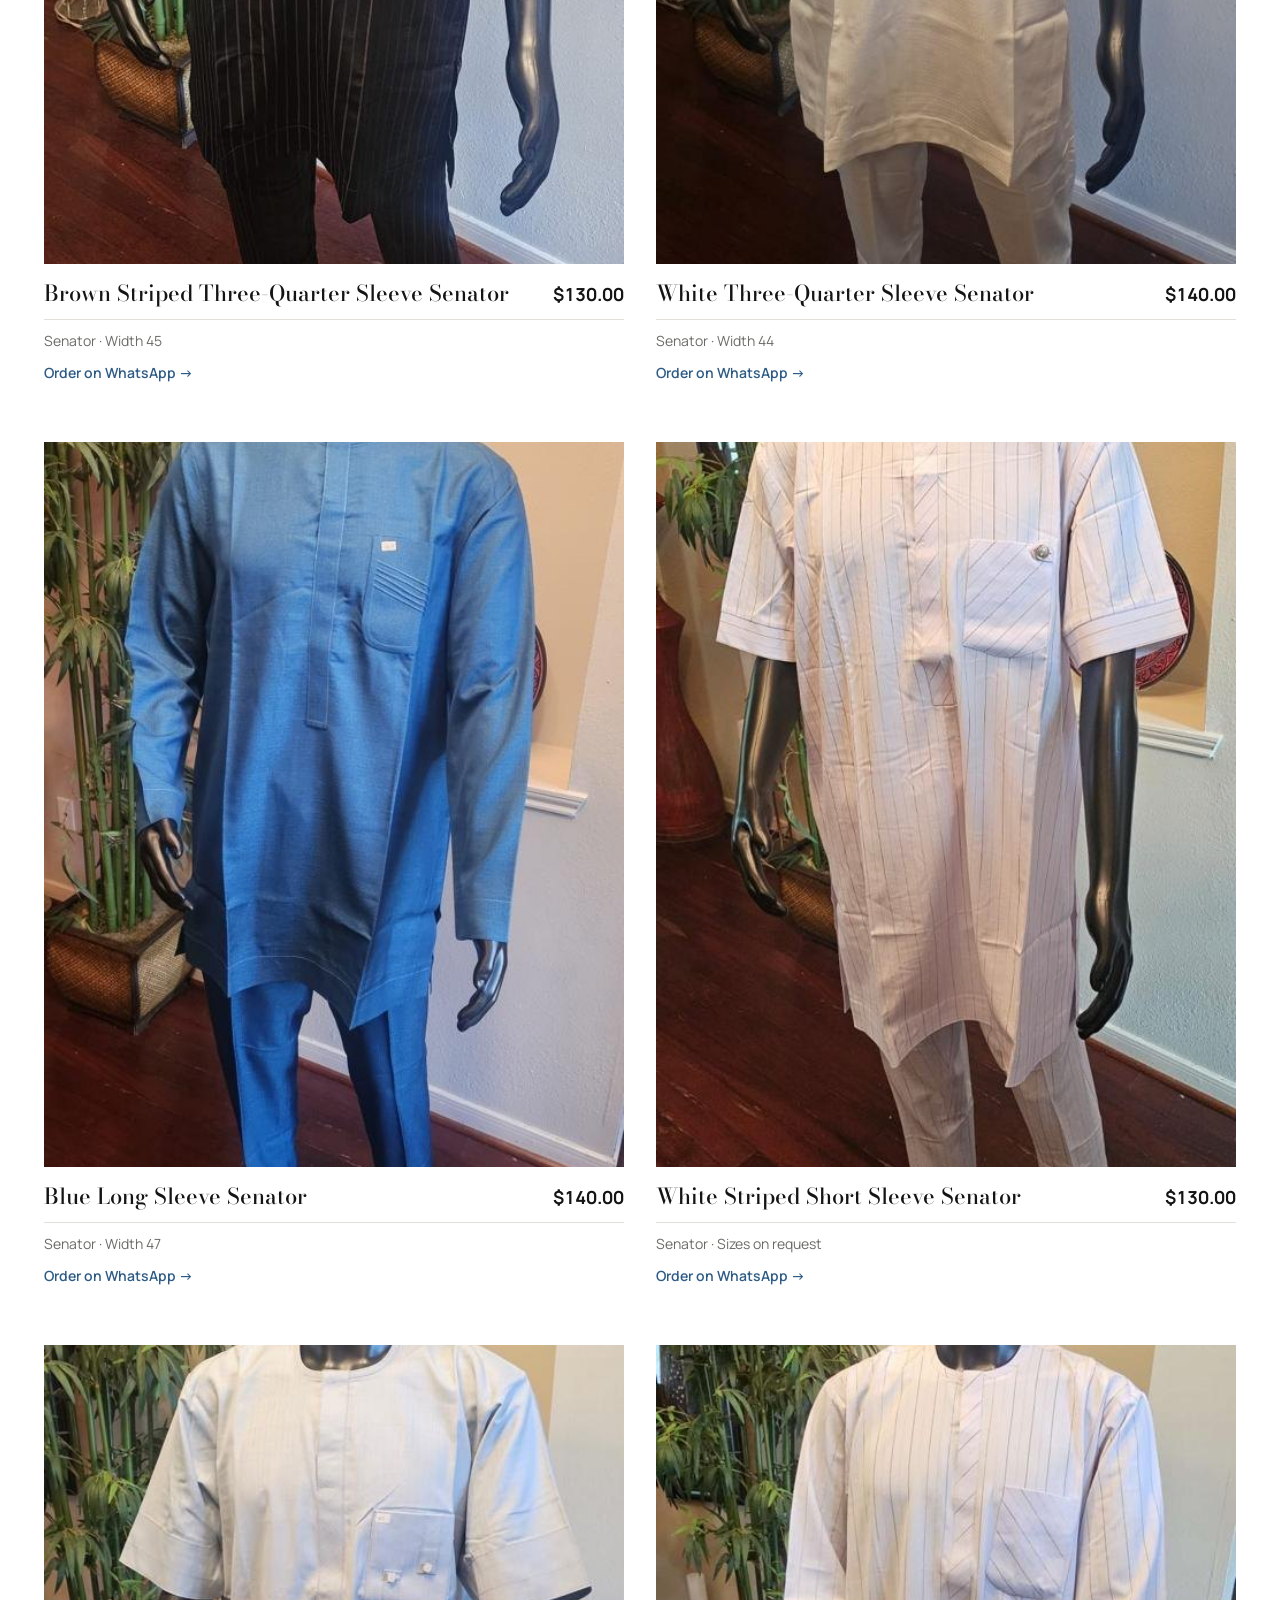
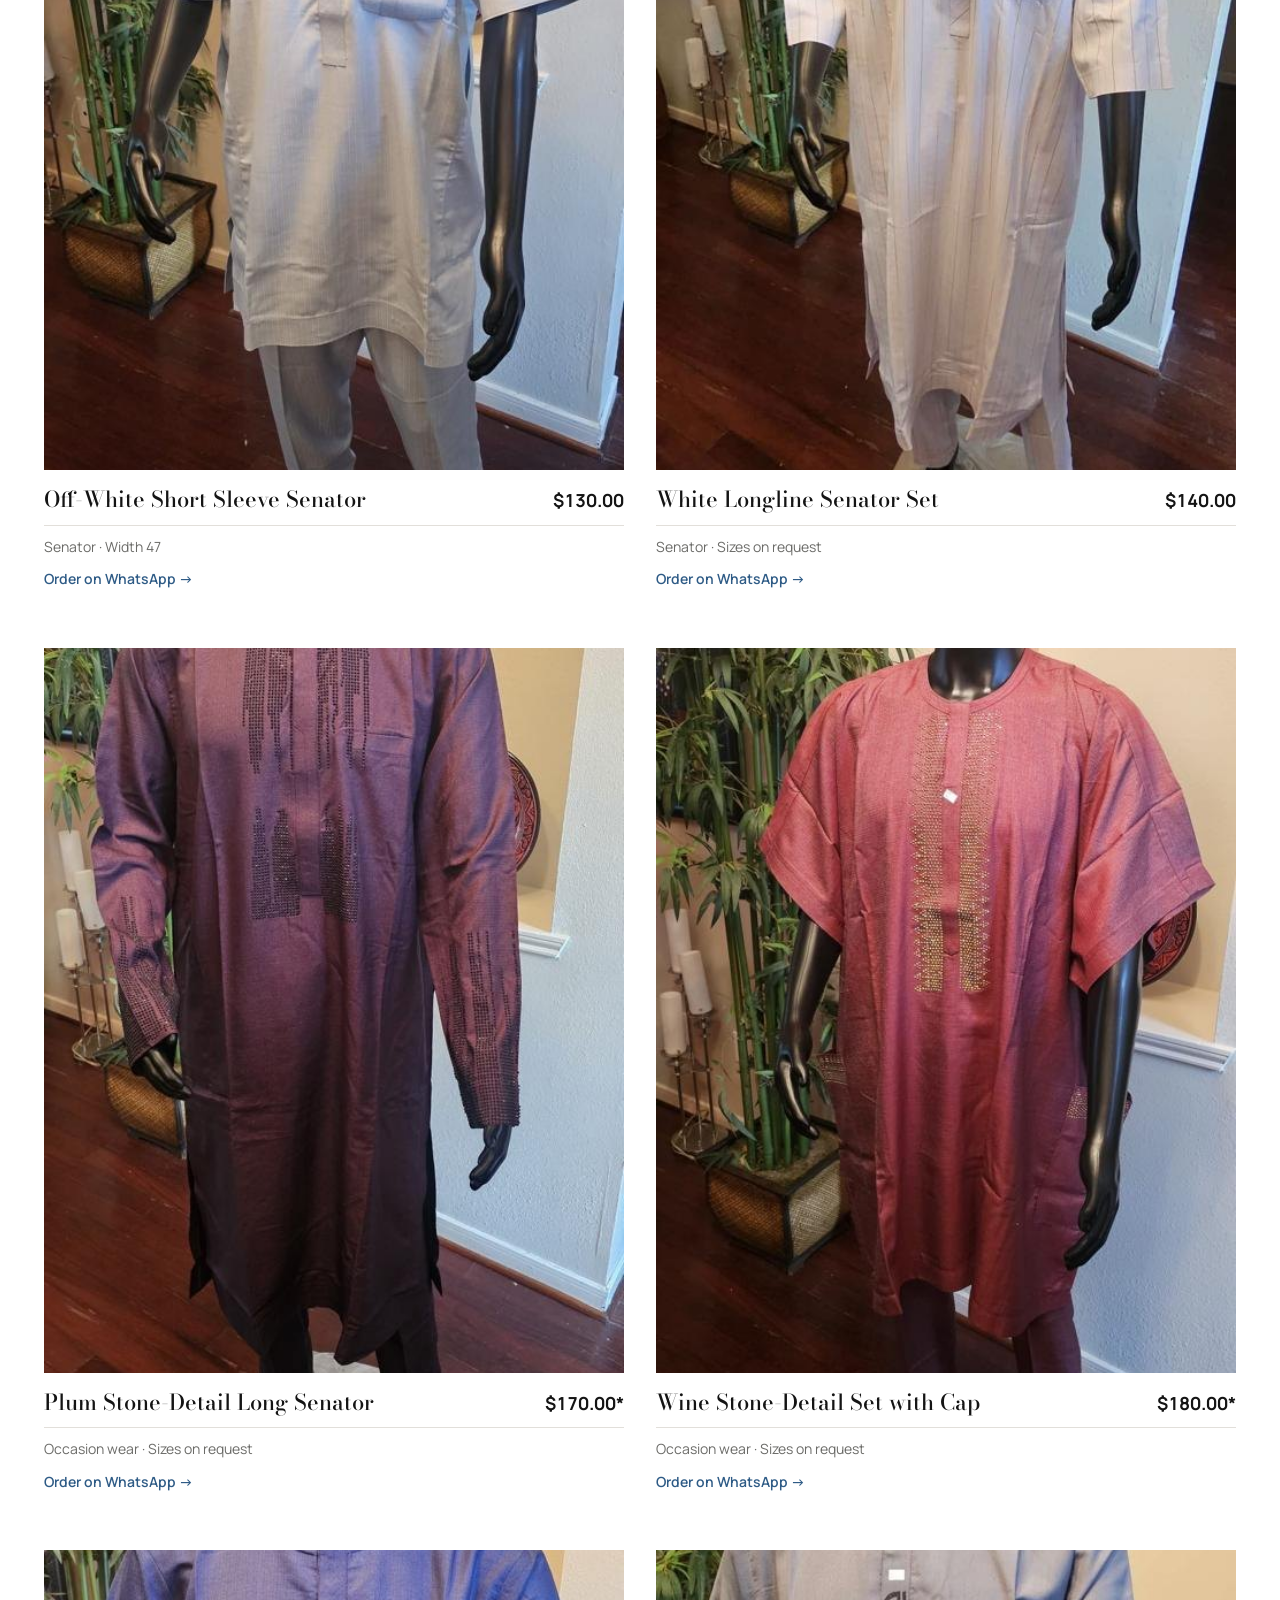
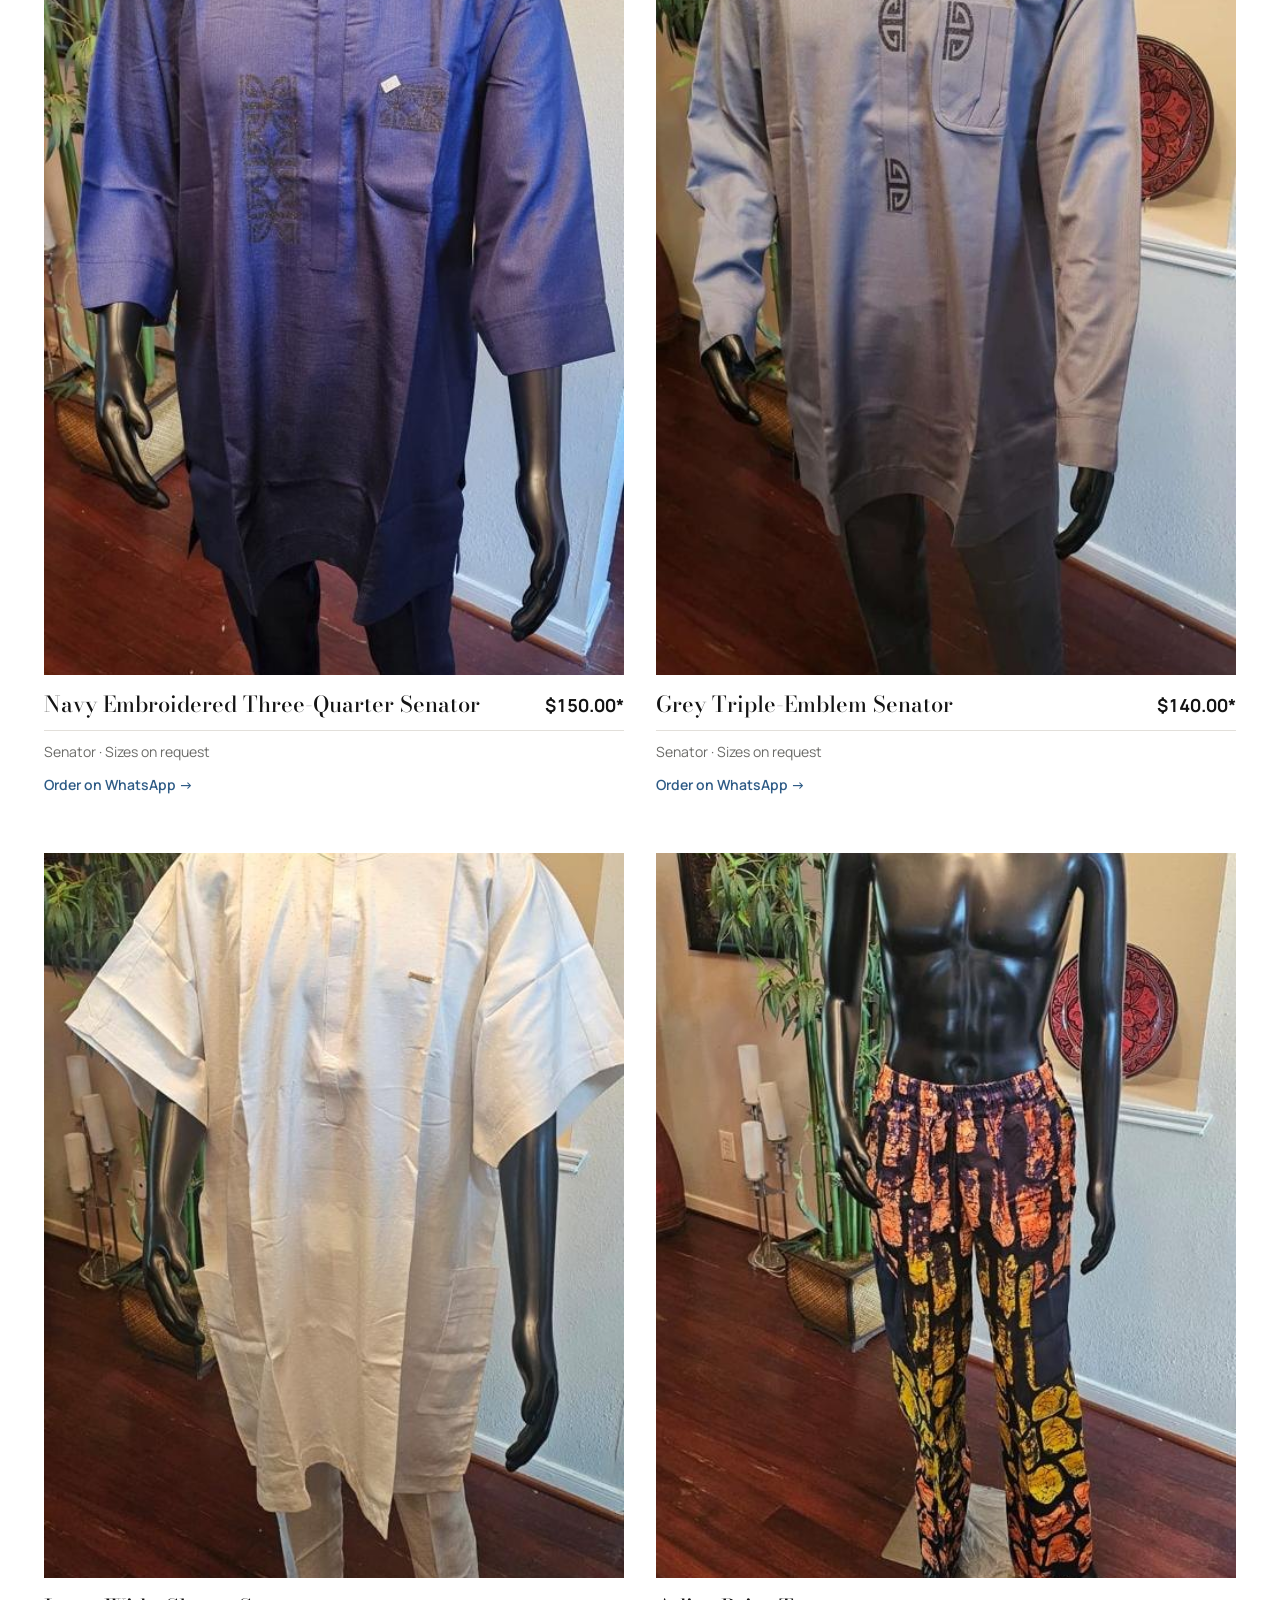
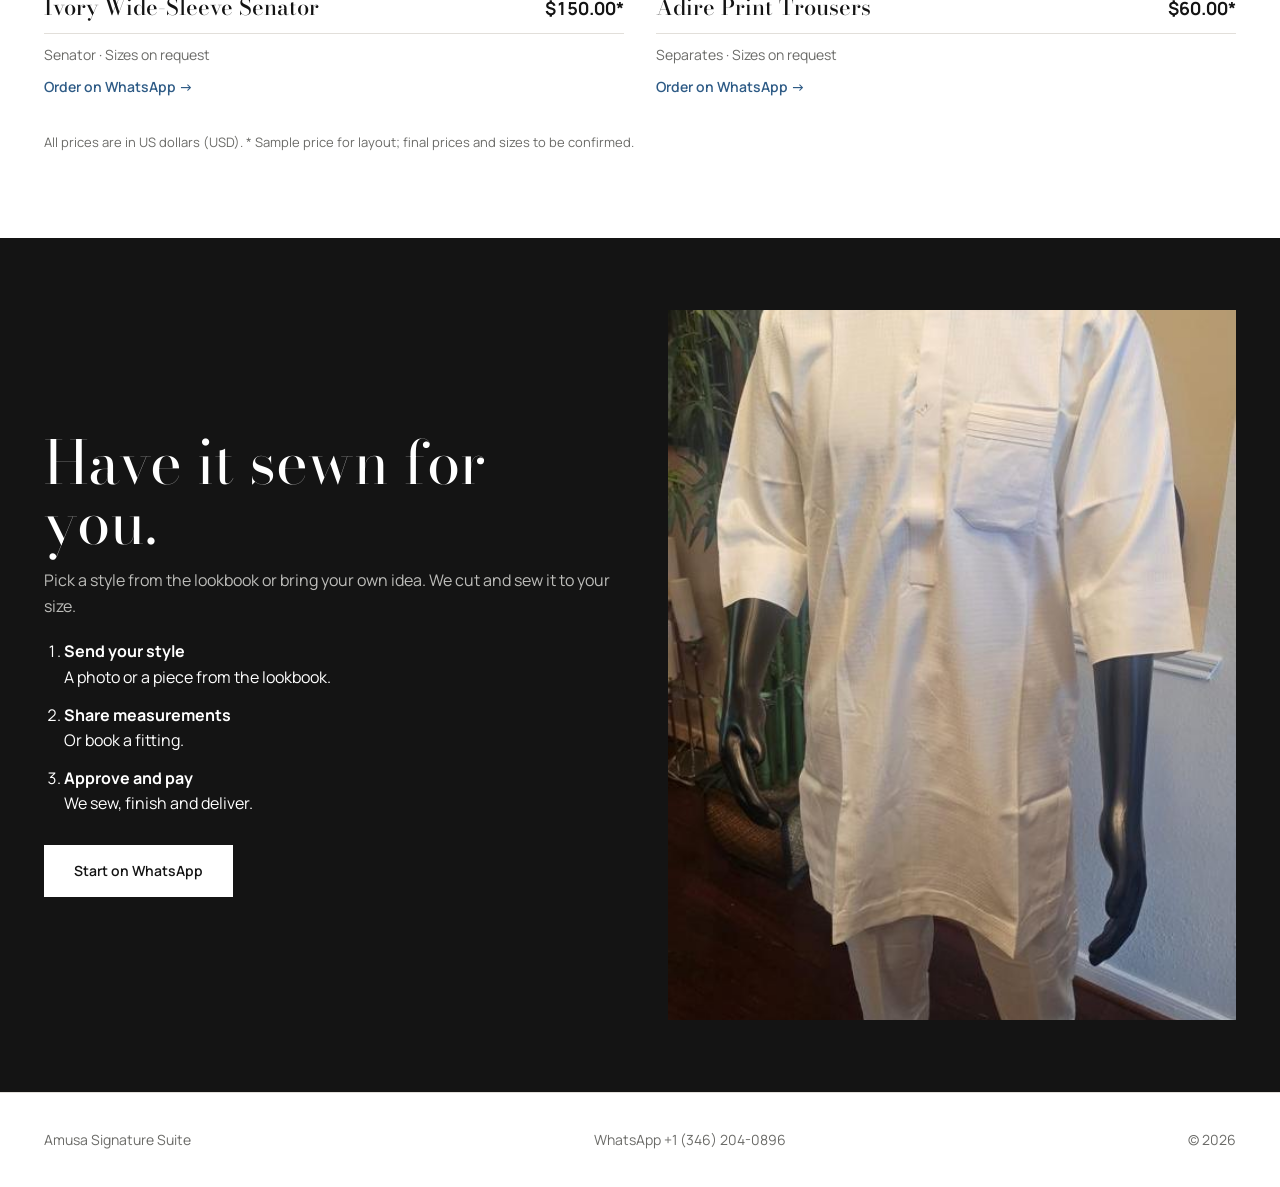
<file: v2-atelier.html>
<!doctype html>
<html lang="en"><head><meta charset="utf-8"><meta name="viewport" content="width=device-width, initial-scale=1, viewport-fit=cover">
<title>Amusa Atelier</title>
<link rel="preconnect" href="https://fonts.googleapis.com"><link rel="preconnect" href="https://fonts.gstatic.com" crossorigin>
<link rel="stylesheet" href="https://fonts.googleapis.com/css2?family=Bodoni+Moda:ital,wght@0,400;0,500;1,400&family=Manrope:wght@400;500;600&display=swap">
<style>
*,*::before,*::after{box-sizing:border-box}
html{padding-top:env(safe-area-inset-top,0px);padding-bottom:env(safe-area-inset-bottom,0px)}
body{margin:0} img{max-width:100%;display:block} a{color:inherit}
:focus-visible{outline:2px solid currentColor;outline-offset:3px}
@media (prefers-reduced-motion:reduce){*{transition:none!important;animation:none!important}}
.demo-bar{display:flex;justify-content:space-between;gap:12px;flex-wrap:wrap;padding:8px 16px;font:500 12px/1.4 system-ui,sans-serif;background:#111;color:#eee;letter-spacing:.02em}.demo-bar a{color:#fff;text-decoration:none}
/* Atelier: white gallery, everything left-aligned, oversized serif, a 2-column lookbook and one black band. */
:root{--paper:#FFFFFF;--stone:#F1EFEB;--ink:#141414;--mute:#6B6B68;--line:#E2DFDA;--blue:#2E5B86;
--display:"Bodoni Moda",Didot,Georgia,serif;--body:"Manrope",system-ui,sans-serif;color-scheme:light}
body{background:var(--paper);color:var(--ink);font:400 16px/1.6 var(--body)}
.wrap{max-width:1240px;margin:0 auto;padding-inline:24px}
.top{background:var(--ink);color:#fff;font-size:12px;letter-spacing:.1em;padding:9px 24px;text-align:center}
.nav{display:flex;align-items:center;justify-content:space-between;gap:16px;padding-block:22px;flex-wrap:wrap}
.logo{font:500 28px/1 var(--display)}.logo small{font:600 10px/1 var(--body);letter-spacing:.3em;text-transform:uppercase;color:var(--mute);margin-left:10px;vertical-align:middle}
.nav ul{display:flex;gap:28px;list-style:none;margin:0;padding:0;font-size:14px;font-weight:500;flex-wrap:wrap}.nav a{text-decoration:none}.nav a:hover{color:var(--blue)}
.hero{display:grid;grid-template-columns:1.1fr .9fr;min-height:0;border-top:1px solid var(--line)}
.hero .txt{padding:64px 48px 64px 0;display:flex;flex-direction:column;justify-content:center}
.hero h1{font:400 clamp(46px,7vw,104px)/.92 var(--display);margin:0 0 24px;letter-spacing:-.02em}
.hero h1 i{color:var(--blue)}
.hero p{max-width:38ch;color:var(--mute);margin:0 0 28px;font-size:17px}
.btn{display:inline-block;padding:15px 30px;background:var(--ink);color:#fff;text-decoration:none;font-weight:600;font-size:14px}.btn:hover{background:var(--blue)}
.hero img{width:100%;height:100%;min-height:420px;aspect-ratio:4/5;object-fit:cover;object-position:50% 58%}
.cats{display:grid;grid-template-columns:repeat(3,1fr);gap:24px;padding-block:40px;border-bottom:1px solid var(--line)}
.cats div{border-top:2px solid var(--ink);padding-top:14px}
.cats h3{font:500 24px/1.2 var(--display);margin:0 0 4px}.cats p{margin:0;color:var(--mute);font-size:15px}
section{padding-block:72px}
.sh{display:flex;justify-content:space-between;align-items:end;gap:16px;margin-bottom:36px;flex-wrap:wrap}
.sh h2{font:400 clamp(34px,5vw,64px)/1 var(--display);margin:0}.sh p{margin:0;color:var(--mute);max-width:40ch}
.grid{display:grid;grid-template-columns:1fr 1fr;gap:56px 32px}
.ph{background:var(--stone)}.ph img{width:100%;aspect-ratio:4/5;object-fit:cover;object-position:50% 58%}
.row{display:flex;justify-content:space-between;gap:16px;align-items:baseline;margin-top:16px;border-bottom:1px solid var(--line);padding-bottom:10px}
.row h3{font:500 22px/1.2 var(--display);margin:0}.row strong{font-size:18px;font-variant-numeric:tabular-nums;white-space:nowrap}
.meta{margin:10px 0 8px;color:var(--mute);font-size:14px}
.btn-sm{font-size:14px;font-weight:600;color:var(--blue);text-decoration:none}
.note{font-size:13px;color:var(--mute);margin-top:32px}
.band{background:var(--ink);color:#fff}
.band .wrap{display:grid;grid-template-columns:1fr 1fr;gap:56px;align-items:center}
.band img{width:100%;aspect-ratio:4/5;object-fit:cover;object-position:50% 55%}
.band h2{font:400 clamp(34px,5vw,60px)/1 var(--display);margin:0 0 16px}
.band p{color:#BDBDBA}.band ol{padding-left:20px;margin:20px 0 28px}.band li{margin-bottom:12px}.band li strong{display:block}
.band .btn{background:#fff;color:var(--ink)}.band .btn:hover{background:var(--blue);color:#fff}
footer{padding-block:36px;border-top:1px solid var(--line);font-size:14px;color:var(--mute)}
.foot{display:flex;justify-content:space-between;gap:16px;flex-wrap:wrap}
@media (max-width:860px){.hero,.band .wrap{grid-template-columns:1fr}.hero .txt{padding:40px 0}.hero img{min-height:0}.cats{grid-template-columns:1fr}section{padding-block:52px}}
@media (max-width:560px){.grid{grid-template-columns:1fr}}

</style></head><body>
<div class="demo-bar"><a href="index.html">&larr; All designs</a><span>Design 2 · Atelier</span></div>
<div class="top">Custom tailoring available · Order on WhatsApp +1 (346) 204-0896</div>
<div class="wrap">
 <nav class="nav"><div class="logo">Amusa<small>Signature Suite</small></div>
 <ul><li><a href="#shop">Shop</a></li><li><a href="#tailoring">Tailoring</a></li><li><a href="#contact">Contact</a></li></ul></nav>
 <div class="hero"><div class="txt"><h1>Native wear,<br><i>made to measure.</i></h1>
  <p>Clean-cut senator sets, occasion wear and quality fabrics for men who want to look finished.</p>
  <div><a class="btn" href="#shop">Shop the lookbook</a></div></div>
  <img src="img/p06.jpg" alt="Blue long sleeve senator"></div>
 <div class="cats">
  <div><h3>Ready-to-wear</h3><p>Finished senator sets with matching trousers.</p></div>
  <div><h3>Custom tailoring</h3><p>Your style, sewn to your measurements.</p></div>
  <div><h3>Fabrics</h3><p>Cashmere, cotton and print materials.</p></div>
 </div>
</div>
<section id="shop"><div class="wrap">
 <div class="sh"><h2>Lookbook</h2><p>Sizes are listed by width. Send your measurements on WhatsApp if you are unsure.</p></div>
 <div class="grid"><article class="card"><div class="ph"><img src="img/p08.jpg" alt="Brown Striped Three-Quarter Sleeve Senator on a mannequin" loading="lazy"></div>
<div class="row"><h3>Brown Striped Three-Quarter Sleeve Senator</h3><strong>$130.00</strong></div>
<p class="meta">Senator · Width 45</p><a class="btn-sm" href="https://wa.me/13462040896" target="_blank" rel="noopener">Order on WhatsApp &rarr;</a></article>
<article class="card"><div class="ph"><img src="img/p07.jpg" alt="White Three-Quarter Sleeve Senator on a mannequin" loading="lazy"></div>
<div class="row"><h3>White Three-Quarter Sleeve Senator</h3><strong>$140.00</strong></div>
<p class="meta">Senator · Width 44</p><a class="btn-sm" href="https://wa.me/13462040896" target="_blank" rel="noopener">Order on WhatsApp &rarr;</a></article>
<article class="card"><div class="ph"><img src="img/p06.jpg" alt="Blue Long Sleeve Senator on a mannequin" loading="lazy"></div>
<div class="row"><h3>Blue Long Sleeve Senator</h3><strong>$140.00</strong></div>
<p class="meta">Senator · Width 47</p><a class="btn-sm" href="https://wa.me/13462040896" target="_blank" rel="noopener">Order on WhatsApp &rarr;</a></article>
<article class="card"><div class="ph"><img src="img/p05.jpg" alt="White Striped Short Sleeve Senator on a mannequin" loading="lazy"></div>
<div class="row"><h3>White Striped Short Sleeve Senator</h3><strong>$130.00</strong></div>
<p class="meta">Senator · Sizes on request</p><a class="btn-sm" href="https://wa.me/13462040896" target="_blank" rel="noopener">Order on WhatsApp &rarr;</a></article>
<article class="card"><div class="ph"><img src="img/p04.jpg" alt="Off-White Short Sleeve Senator on a mannequin" loading="lazy"></div>
<div class="row"><h3>Off-White Short Sleeve Senator</h3><strong>$130.00</strong></div>
<p class="meta">Senator · Width 47</p><a class="btn-sm" href="https://wa.me/13462040896" target="_blank" rel="noopener">Order on WhatsApp &rarr;</a></article>
<article class="card"><div class="ph"><img src="img/p03.jpg" alt="White Longline Senator Set on a mannequin" loading="lazy"></div>
<div class="row"><h3>White Longline Senator Set</h3><strong>$140.00</strong></div>
<p class="meta">Senator · Sizes on request</p><a class="btn-sm" href="https://wa.me/13462040896" target="_blank" rel="noopener">Order on WhatsApp &rarr;</a></article>
<article class="card"><div class="ph"><img src="img/p01.jpg" alt="Plum Stone-Detail Long Senator on a mannequin" loading="lazy"></div>
<div class="row"><h3>Plum Stone-Detail Long Senator</h3><strong>$170.00*</strong></div>
<p class="meta">Occasion wear · Sizes on request</p><a class="btn-sm" href="https://wa.me/13462040896" target="_blank" rel="noopener">Order on WhatsApp &rarr;</a></article>
<article class="card"><div class="ph"><img src="img/p11.jpg" alt="Wine Stone-Detail Set with Cap on a mannequin" loading="lazy"></div>
<div class="row"><h3>Wine Stone-Detail Set with Cap</h3><strong>$180.00*</strong></div>
<p class="meta">Occasion wear · Sizes on request</p><a class="btn-sm" href="https://wa.me/13462040896" target="_blank" rel="noopener">Order on WhatsApp &rarr;</a></article>
<article class="card"><div class="ph"><img src="img/p15.jpg" alt="Navy Embroidered Three-Quarter Senator on a mannequin" loading="lazy"></div>
<div class="row"><h3>Navy Embroidered Three-Quarter Senator</h3><strong>$150.00*</strong></div>
<p class="meta">Senator · Sizes on request</p><a class="btn-sm" href="https://wa.me/13462040896" target="_blank" rel="noopener">Order on WhatsApp &rarr;</a></article>
<article class="card"><div class="ph"><img src="img/p13.jpg" alt="Grey Triple-Emblem Senator on a mannequin" loading="lazy"></div>
<div class="row"><h3>Grey Triple-Emblem Senator</h3><strong>$140.00*</strong></div>
<p class="meta">Senator · Sizes on request</p><a class="btn-sm" href="https://wa.me/13462040896" target="_blank" rel="noopener">Order on WhatsApp &rarr;</a></article>
<article class="card"><div class="ph"><img src="img/p14.jpg" alt="Ivory Wide-Sleeve Senator on a mannequin" loading="lazy"></div>
<div class="row"><h3>Ivory Wide-Sleeve Senator</h3><strong>$150.00*</strong></div>
<p class="meta">Senator · Sizes on request</p><a class="btn-sm" href="https://wa.me/13462040896" target="_blank" rel="noopener">Order on WhatsApp &rarr;</a></article>
<article class="card"><div class="ph"><img src="img/p12.jpg" alt="Adire Print Trousers on a mannequin" loading="lazy"></div>
<div class="row"><h3>Adire Print Trousers</h3><strong>$60.00*</strong></div>
<p class="meta">Separates · Sizes on request</p><a class="btn-sm" href="https://wa.me/13462040896" target="_blank" rel="noopener">Order on WhatsApp &rarr;</a></article></div><p class="note">All prices are in US dollars (USD). * Sample price for layout; final prices and sizes to be confirmed.</p>
</div></section>
<section class="band" id="tailoring"><div class="wrap">
 <div><h2>Have it sewn for you.</h2><p>Pick a style from the lookbook or bring your own idea. We cut and sew it to your size.</p>
 <ol><li><strong>Send your style</strong>A photo or a piece from the lookbook.</li><li><strong>Share measurements</strong>Or book a fitting.</li><li><strong>Approve and pay</strong>We sew, finish and deliver.</li></ol>
 <a class="btn" href="https://wa.me/13462040896" target="_blank" rel="noopener">Start on WhatsApp</a></div>
 <img src="img/p07.jpg" alt="White three-quarter sleeve senator">
</div></section>
<footer id="contact"><div class="wrap foot"><span>Amusa Signature Suite</span><span>WhatsApp +1 (346) 204-0896</span><span>© 2026</span></div></footer>
</body></html>
</file>
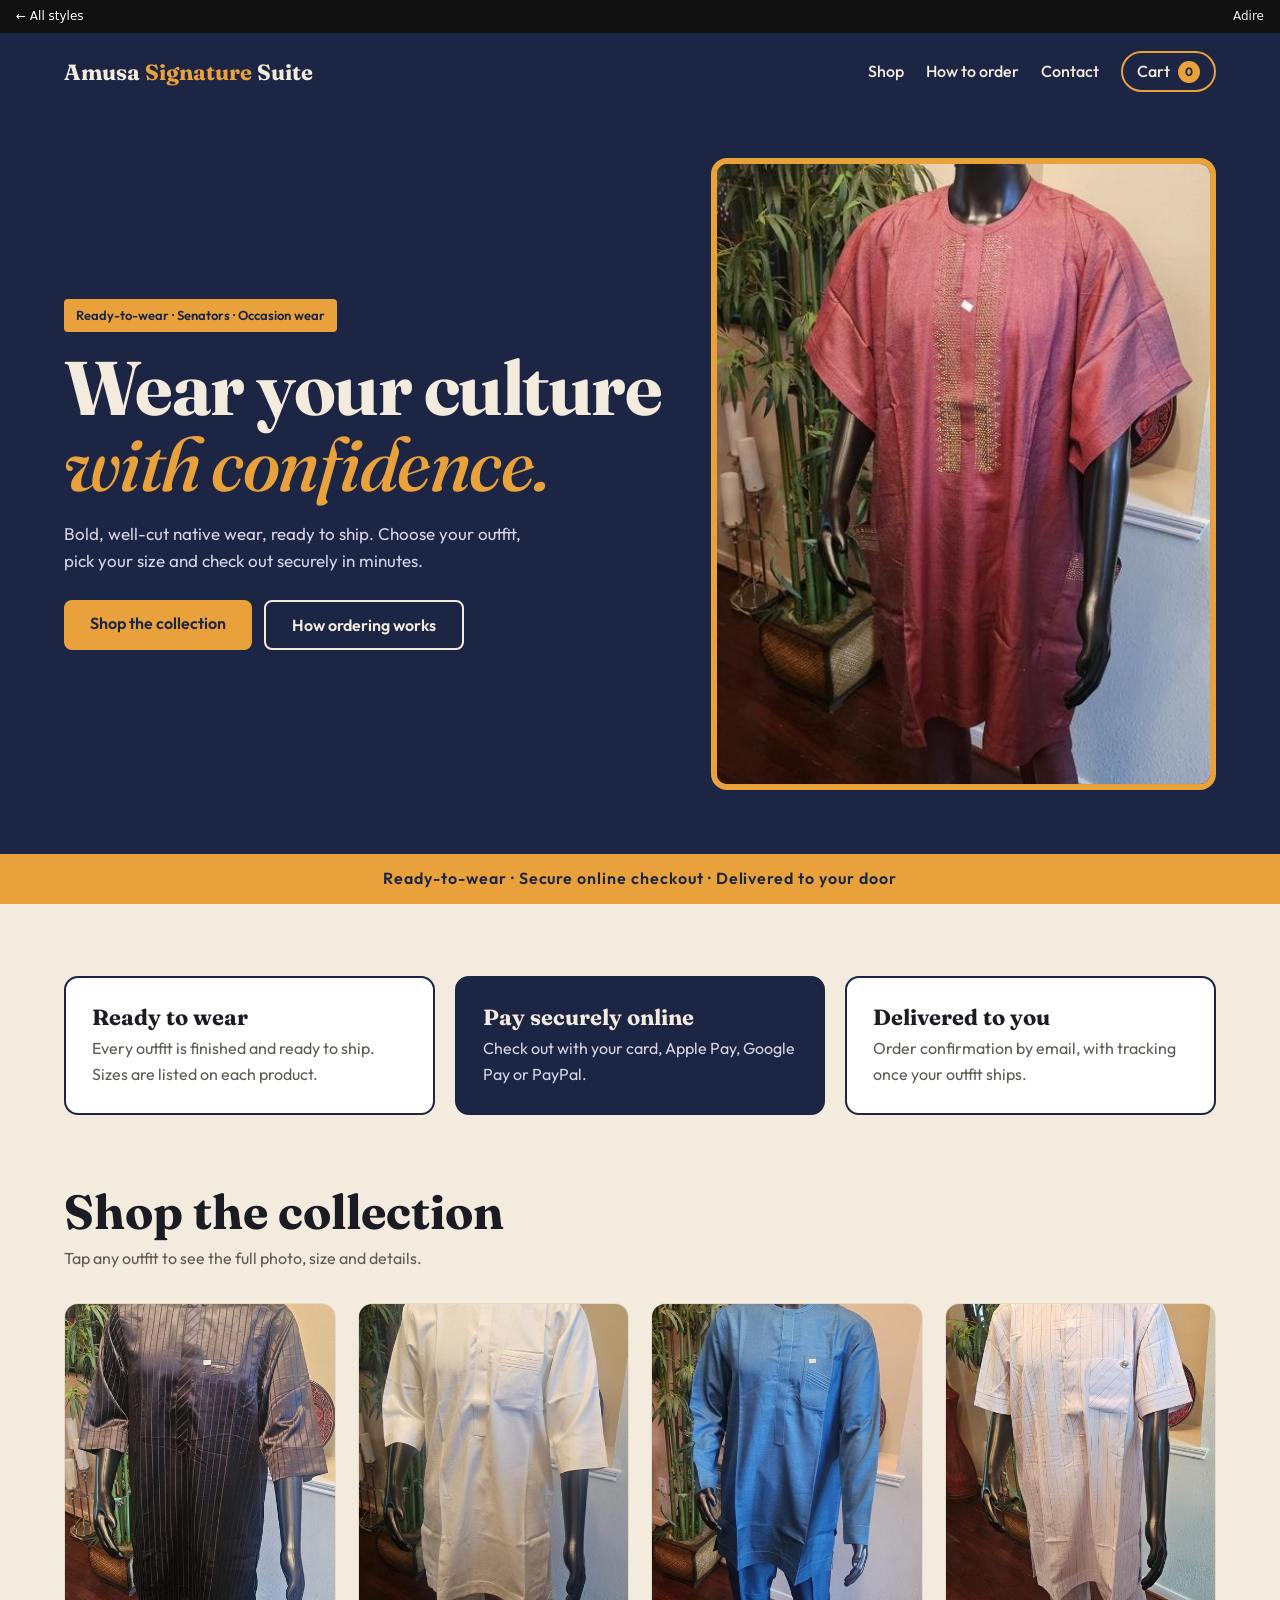
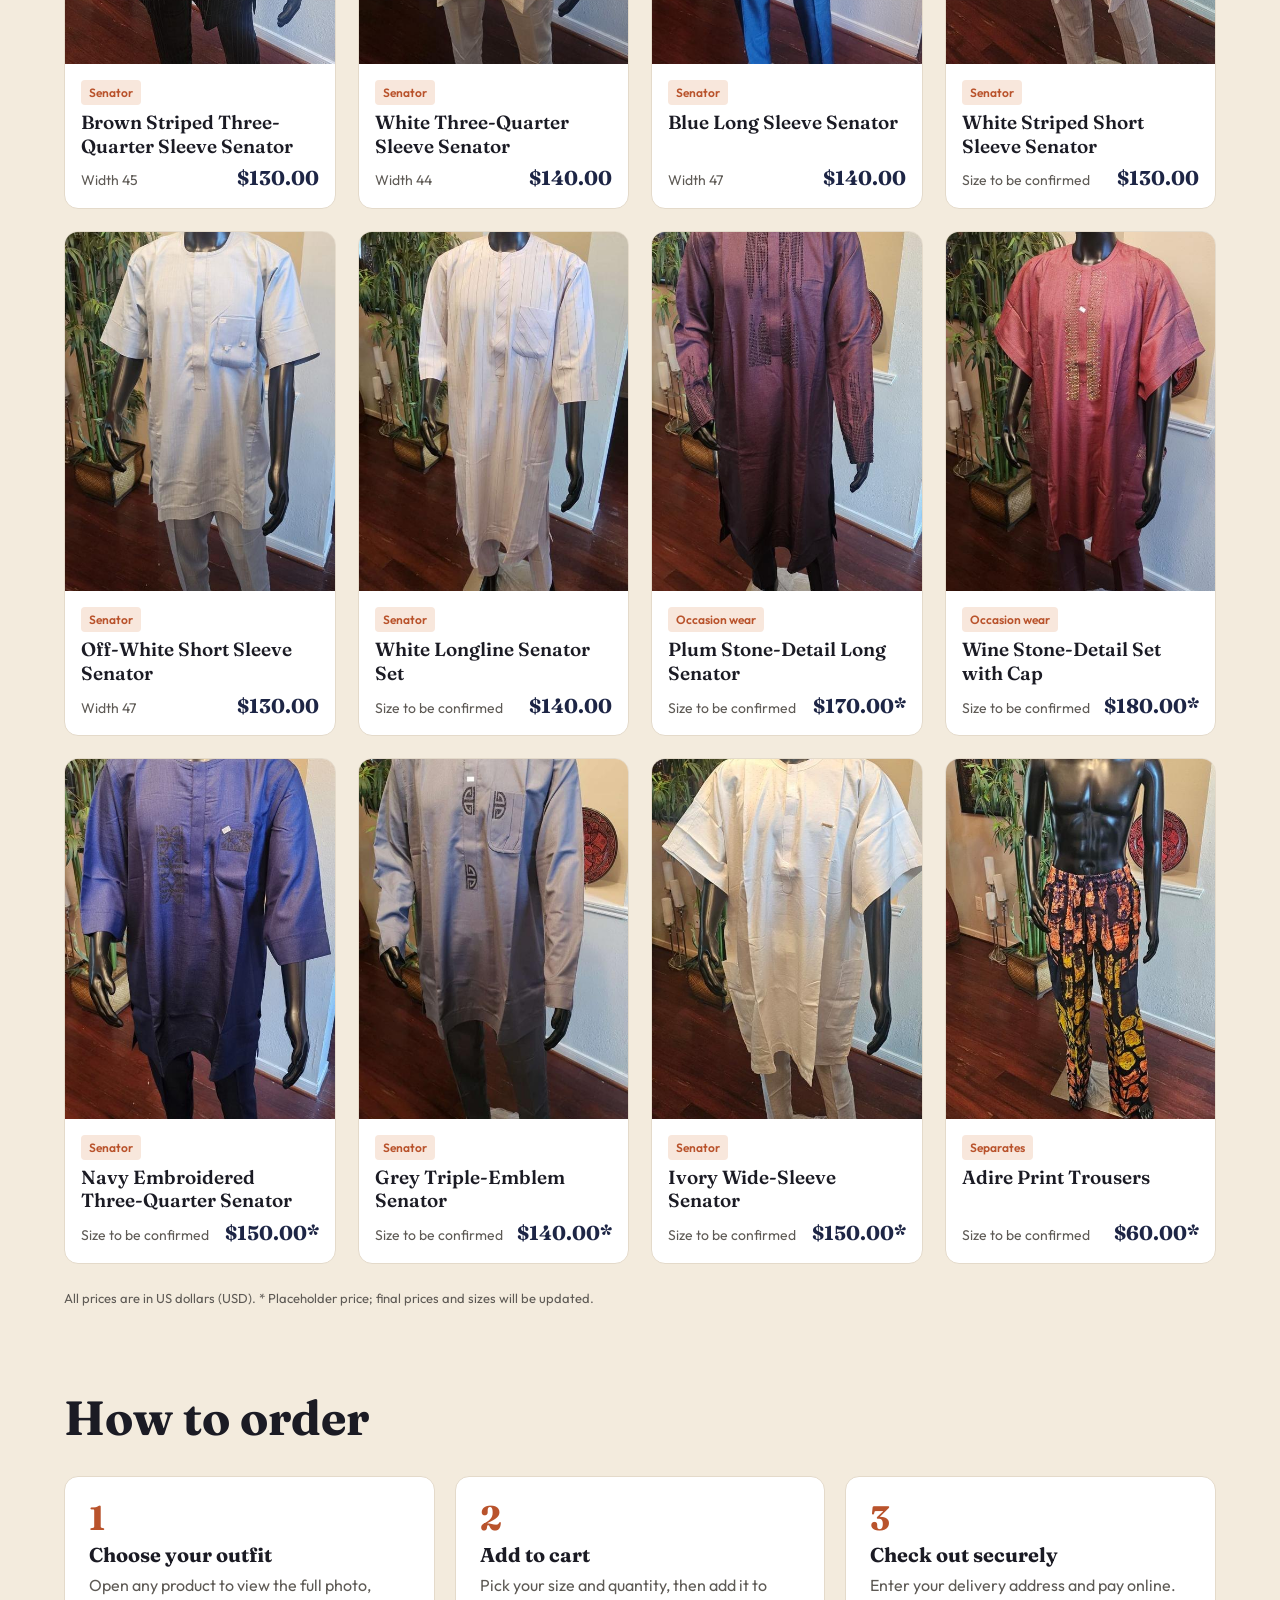
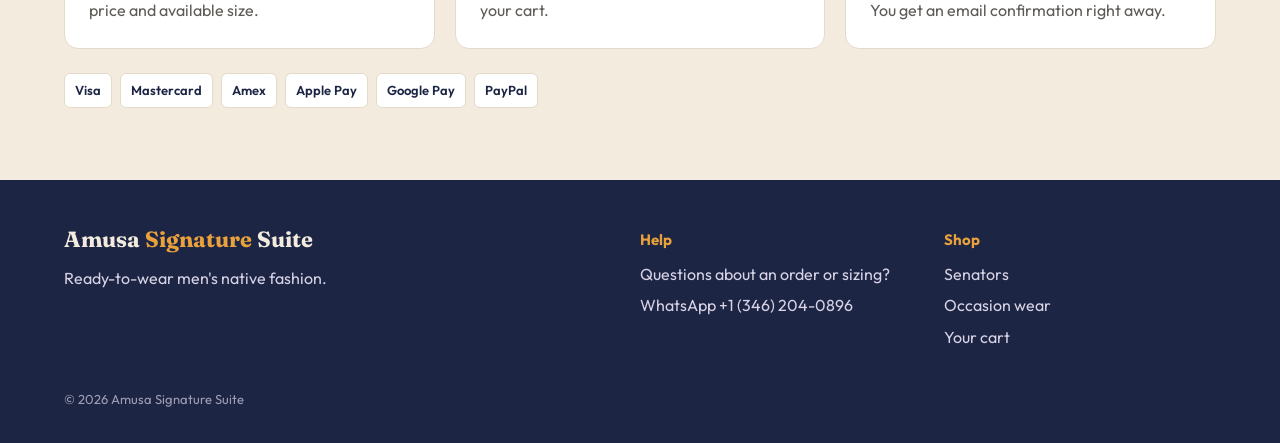
<file: v3-adire.html>
<!doctype html>
<html lang="en">

<head>
    <meta charset="utf-8">
    <meta name="viewport" content="width=device-width, initial-scale=1, viewport-fit=cover">
    <title>Amusa Adire</title>
    <link rel="preconnect" href="https://fonts.googleapis.com">
    <link rel="preconnect" href="https://fonts.gstatic.com" crossorigin>
    <link rel="stylesheet"
        href="https://fonts.googleapis.com/css2?family=Fraunces:ital,opsz,wght@0,9..144,500;0,9..144,600;0,9..144,700;1,9..144,500&family=Outfit:wght@400;500;600&display=swap">
    <link rel="stylesheet" href="adire.css">
    <script src="adire.js"></script>
</head>

<body>
    <div class="demo-bar"><a href="index.html">&larr; All styles</a><span>Adire</span></div>
    <header class="site">
        <div class="wrap">
            <nav class="nav"><a class="logo" href="v3-adire.html">Amusa <span>Signature</span> Suite</a>
                <ul>
                    <li><a href="v3-adire.html#shop">Shop</a></li>
                    <li><a href="v3-adire.html#how">How to order</a></li>
                    <li><a href="v3-adire.html#contact">Contact</a></li>
                    <li><a class="cart-link" href="cart.html">Cart <span class="cart-count">0</span></a></li>
                </ul>
            </nav>

            <div class="hero">
                <div>
                    <span class="tag">Ready-to-wear · Senators · Occasion wear</span>
                    <h1>Wear your culture <em>with confidence.</em></h1>
                    <p>Bold, well-cut native wear, ready to ship. Choose your outfit, pick your size and check out
                        securely in minutes.</p>
                    <div class="btns"><a class="btn y" href="#shop">Shop the collection</a><a class="btn o"
                            href="#how">How ordering works</a></div>
                </div>
                <div class="hero-pic"><img src="img/p11.jpg" alt="Wine stone-detail set with cap"></div>
            </div>
        </div>
    </header>
    <div class="strip">Ready-to-wear · Secure online checkout · Delivered to your door</div>
    <section>
        <div class="wrap">
            <div class="svc">
                <div>
                    <h3>Ready to wear</h3>
                    <p>Every outfit is finished and ready to ship. Sizes are listed on each product.</p>
                </div>
                <div>
                    <h3>Pay securely online</h3>
                    <p>Check out with your card, Apple Pay, Google Pay or PayPal.</p>
                </div>
                <div>
                    <h3>Delivered to you</h3>
                    <p>Order confirmation by email, with tracking once your outfit ships.</p>
                </div>
            </div>
        </div>
    </section>
    <section id="shop" style="padding-top:0">
        <div class="wrap">
            <div class="sh">
                <h2>Shop the collection</h2>
                <p>Tap any outfit to see the full photo, size and details.</p>
            </div>
            <div class="grid" id="grid"></div>
            <p class="note">All prices are in US dollars (USD). * Placeholder price; final prices and sizes will be
                updated.</p>
        </div>
    </section>
    <section id="how" style="padding-top:0">
        <div class="wrap">
            <div class="sh">
                <h2>How to order</h2>
            </div>
            <div class="how">
                <div>
                    <p class="n">1</p>
                    <h3>Choose your outfit</h3>
                    <p>Open any product to view the full photo, price and available size.</p>
                </div>
                <div>
                    <p class="n">2</p>
                    <h3>Add to cart</h3>
                    <p>Pick your size and quantity, then add it to your cart.</p>
                </div>
                <div>
                    <p class="n">3</p>
                    <h3>Check out securely</h3>
                    <p>Enter your delivery address and pay online. You get an email confirmation right away.</p>
                </div>
            </div>
            <div class="pay" aria-label="Payment methods">
                <span>Visa</span><span>Mastercard</span><span>Amex</span><span>Apple Pay</span><span>Google
                    Pay</span><span>PayPal</span></div>
        </div>
    </section>
    <footer id="contact">
        <div class="wrap">
            <div class="foot">
                <div><a class="logo" href="v3-adire.html" style="color:var(--sand)">Amusa <span>Signature</span>
                        Suite</a>
                    <p style="margin-top:12px">Ready-to-wear men's native fashion.</p>
                </div>
                <div>
                    <h4>Help</h4>
                    <p>Questions about an order or sizing?</p>
                    <p>WhatsApp +1 (346) 204-0896</p>
                </div>
                <div>
                    <h4>Shop</h4>
                    <p><a href="v3-adire.html#shop">Senators</a></p>
                    <p><a href="v3-adire.html#shop">Occasion wear</a></p>
                    <p><a href="cart.html">Your cart</a></p>
                </div>
            </div>
            <p class="copy">© 2026 Amusa Signature Suite</p>
        </div>
    </footer>
    <script>
        document.getElementById('grid').innerHTML = PRODUCTS.map(p => `
<a class="card" href="product.html?id=${p.id}">
 <div class="ph"><img src="${p.imgs[0]}" alt="${p.name}" loading="lazy"><span class="quick">View details</span></div>
 <div class="info"><p class="cat">${p.cat}</p><h3>${p.name}</h3>
 <p class="meta"><span>${p.sizes.length ? 'Width ' + p.sizes.join(', ') : 'Size to be confirmed'}</span><strong>${priceLabel(p)}</strong></p></div>
</a>`).join('');
    </script>
</body>

</html>
</file>
<file: adire.css>
*,*::before,*::after{box-sizing:border-box}
html{padding-top:env(safe-area-inset-top,0px);padding-bottom:env(safe-area-inset-bottom,0px)}
body{margin:0} img{max-width:100%;display:block} a{color:inherit}
:focus-visible{outline:2px solid currentColor;outline-offset:3px}
@media (prefers-reduced-motion:reduce){*{transition:none!important;animation:none!important}}
:root{--indigo:#1D2545;--indigo2:#2C3766;--marigold:#E9A23B;--rust:#B9532C;--sand:#F3EBDD;--ink:#1B1B24;--mute:#5E5A55;--card:#FFFFFF;--line:#E4DACA;
--display:"Fraunces",Georgia,serif;--body:"Outfit",system-ui,sans-serif;color-scheme:light}
body{background:var(--sand);color:var(--ink);font:400 16px/1.6 var(--body)}
.demo-bar{display:flex;justify-content:space-between;gap:12px;flex-wrap:wrap;padding:8px 16px;font:500 12px/1.4 system-ui,sans-serif;background:#111;color:#eee}.demo-bar a{color:#fff;text-decoration:none}
.wrap{max-width:1200px;margin:0 auto;padding-inline:24px}
header.site{background:var(--indigo);color:var(--sand)}
.nav{display:flex;align-items:center;justify-content:space-between;gap:16px;padding-block:18px;flex-wrap:wrap}
.logo{font:700 22px/1 var(--display);text-decoration:none}.logo span{color:var(--marigold)}
.nav ul{display:flex;gap:22px;align-items:center;list-style:none;margin:0;padding:0;font-weight:500;flex-wrap:wrap}.nav a{text-decoration:none}.nav a:hover{color:var(--marigold)}
.cart-link{display:inline-flex;align-items:center;gap:8px;border:2px solid var(--marigold);border-radius:999px;padding:6px 14px}
.cart-count{background:var(--marigold);color:var(--indigo);border-radius:999px;min-width:22px;height:22px;display:inline-grid;place-items:center;font-size:12px;font-weight:700;padding:0 6px}
.hero{display:grid;grid-template-columns:1.2fr 1fr;gap:40px;align-items:center;padding-block:48px 64px}
.tag{display:inline-block;background:var(--marigold);color:var(--indigo);font-weight:600;font-size:13px;padding:6px 12px;border-radius:4px;margin-bottom:18px}
.hero h1{font:700 clamp(40px,6vw,76px)/1 var(--display);margin:0 0 18px;letter-spacing:-.02em;text-wrap:balance}
.hero h1 em{font-style:italic;color:var(--marigold);font-weight:500}
.hero p{max-width:44ch;color:#D7D3E4;margin:0 0 26px;font-size:17px}
.btns{display:flex;gap:12px;flex-wrap:wrap}
.btn{display:inline-block;padding:15px 26px;border-radius:8px;font:600 16px/1 var(--body);text-decoration:none;border:0;cursor:pointer;text-align:center}
.btn.y{background:var(--marigold);color:var(--indigo)}.btn.y:hover{background:#F2B455}
.btn.o{border:2px solid var(--sand);color:var(--sand);background:transparent}
.btn.i{background:var(--indigo);color:#fff}.btn.i:hover{background:var(--rust)}
.btn.line{background:transparent;border:2px solid var(--indigo);color:var(--indigo)}
.hero-pic img{width:100%;aspect-ratio:4/5;object-fit:cover;object-position:50% 55%;border-radius:16px;border:6px solid var(--marigold)}
.strip{background:var(--marigold);color:var(--indigo);text-align:center;font-weight:600;padding:12px 16px;letter-spacing:.06em}
section{padding-block:72px}
.sh{margin-bottom:32px}.sh h2{font:700 clamp(30px,4vw,48px)/1.05 var(--display);margin:0}.sh p{color:var(--mute);margin:8px 0 0;max-width:56ch}
.svc{display:grid;grid-template-columns:repeat(3,1fr);gap:20px}
.svc div{background:var(--card);border-radius:14px;padding:26px;border:2px solid var(--indigo)}
.svc h3{font:700 22px/1.2 var(--display);margin:0 0 6px}.svc p{margin:0;color:var(--mute)}
.svc div:nth-child(2){background:var(--indigo);color:var(--sand)}.svc div:nth-child(2) p{color:#D7D3E4}
.grid{display:grid;grid-template-columns:repeat(4,1fr);gap:22px}
.card{background:var(--card);border-radius:14px;overflow:hidden;display:flex;flex-direction:column;border:1px solid var(--line);text-decoration:none;transition:transform .25s, box-shadow .25s}
.card:hover{transform:translateY(-4px);box-shadow:0 16px 30px -18px rgba(29,37,69,.5)}
.ph{background:#E9DFCF;overflow:hidden;position:relative}
.ph img{width:100%;aspect-ratio:3/4;object-fit:cover;object-position:50% 60%;transition:transform .5s}
.card:hover .ph img{transform:scale(1.04)}
.quick{position:absolute;left:12px;right:12px;bottom:12px;background:rgba(29,37,69,.9);color:#fff;text-align:center;padding:9px;border-radius:8px;font-size:14px;font-weight:600;opacity:0;transform:translateY(6px);transition:.25s}
.card:hover .quick{opacity:1;transform:none}
.info{padding:16px;display:flex;flex-direction:column;gap:6px;flex:1}
.cat{margin:0;align-self:flex-start;font-size:12px;font-weight:600;color:var(--rust);background:#F8E7DC;padding:3px 8px;border-radius:4px}
.info h3{font:600 19px/1.25 var(--display);margin:0;flex:1}
.meta{display:flex;justify-content:space-between;align-items:baseline;margin:4px 0 0;color:var(--mute);font-size:14px}
.meta strong{font:700 20px/1 var(--display);color:var(--indigo);font-variant-numeric:tabular-nums}
.note{font-size:13px;color:var(--mute);margin-top:24px}
.how{display:grid;grid-template-columns:repeat(3,1fr);gap:20px}
.how div{background:var(--card);border-radius:14px;padding:24px;border:1px solid var(--line)}
.how .n{font:700 34px/1 var(--display);color:var(--rust);margin:0 0 8px}
.how h3{font:700 20px/1.2 var(--display);margin:0 0 6px}.how p{margin:0;color:var(--mute)}
.pay{display:flex;gap:8px;flex-wrap:wrap;margin-top:24px}
.pay span{background:var(--card);border:1px solid var(--line);border-radius:6px;padding:6px 10px;font-size:13px;font-weight:600;color:var(--indigo)}
footer{background:var(--indigo);color:#D7D3E4;padding-block:48px 28px}
.foot{display:grid;grid-template-columns:2fr 1fr 1fr;gap:32px}footer h4{color:var(--marigold);margin:0 0 10px;font-size:15px}footer p{margin:0 0 6px}footer a{text-decoration:none}
.copy{margin-top:32px;font-size:13px;opacity:.7}

/* product page */
.crumbs{font-size:14px;color:var(--mute);padding-block:20px 0}.crumbs a{text-decoration:none}
.pd{display:grid;grid-template-columns:1.05fr 1fr;gap:48px;padding-block:24px 64px;align-items:start}
.gallery{display:grid;grid-template-columns:72px 1fr;gap:12px}
.thumbs{display:flex;flex-direction:column;gap:10px}
.thumbs button{padding:0;border:2px solid transparent;border-radius:8px;overflow:hidden;cursor:pointer;background:#E9DFCF}
.thumbs button[aria-pressed="true"]{border-color:var(--indigo)}
.thumbs img{width:100%;aspect-ratio:3/4;object-fit:cover}
.main-img{background:#E9DFCF;border-radius:14px;overflow:hidden;cursor:zoom-in;position:relative}
.main-img img{width:100%;height:100%;max-height:78vh;object-fit:contain;transition:transform .35s}
.main-img.zoom{cursor:zoom-out}.main-img.zoom img{transform:scale(1.8)}
.hint{position:absolute;right:12px;bottom:12px;background:rgba(255,255,255,.9);color:var(--indigo);font-size:12px;font-weight:600;padding:5px 9px;border-radius:6px}
.pinfo h1{font:700 clamp(30px,3.6vw,44px)/1.08 var(--display);margin:10px 0 12px}
.price{font:700 32px/1 var(--display);color:var(--indigo);margin:0 0 6px}
.small{font-size:14px;color:var(--mute)}
.field{margin-top:24px}.field label{display:block;font-weight:600;margin-bottom:8px}
.sizes{display:flex;gap:8px;flex-wrap:wrap}
.sizes button{min-width:56px;padding:10px 14px;border:2px solid var(--line);background:var(--card);border-radius:8px;font:600 15px/1 var(--body);cursor:pointer;color:var(--ink)}
.sizes button[aria-pressed="true"]{border-color:var(--indigo);background:var(--indigo);color:#fff}
.qty{display:inline-flex;border:2px solid var(--line);border-radius:8px;overflow:hidden;background:var(--card)}
.qty button{width:44px;border:0;background:transparent;font-size:20px;cursor:pointer;color:var(--ink)}
.qty input{width:52px;text-align:center;border:0;font:600 16px var(--body);background:transparent;color:var(--ink)}
.actions{display:grid;grid-template-columns:1fr 1fr;gap:12px;margin-top:24px}
.details{margin-top:28px;border-top:1px solid var(--line)}
.details div{padding:14px 0;border-bottom:1px solid var(--line)}.details h3{font:600 16px/1.3 var(--body);margin:0 0 4px}.details p{margin:0;color:var(--mute);font-size:15px}
.toast{position:fixed;left:50%;bottom:calc(24px + env(safe-area-inset-bottom,0px));transform:translate(-50%,20px);background:var(--indigo);color:#fff;padding:14px 18px;border-radius:10px;box-shadow:0 12px 30px rgba(0,0,0,.25);opacity:0;pointer-events:none;transition:.3s;max-width:calc(100% - 32px);z-index:5}
.toast.show{opacity:1;transform:translate(-50%,0)}
.toast a{color:var(--marigold);font-weight:600;margin-left:8px}

/* cart */
.cart{display:grid;grid-template-columns:1.6fr 1fr;gap:32px;padding-block:24px 72px;align-items:start}
.line{display:grid;grid-template-columns:90px 1fr auto;gap:16px;align-items:center;background:var(--card);border:1px solid var(--line);border-radius:12px;padding:12px;margin-bottom:12px}
.line img{width:90px;aspect-ratio:3/4;object-fit:cover;border-radius:8px}
.line h3{font:600 18px/1.2 var(--display);margin:0 0 4px}
.line button{background:none;border:0;color:var(--rust);cursor:pointer;font:600 14px var(--body);padding:0}
.summary{background:var(--card);border:1px solid var(--line);border-radius:14px;padding:24px}
.summary .row{display:flex;justify-content:space-between;margin:8px 0}
.summary .total{font:700 22px var(--display);border-top:1px solid var(--line);padding-top:12px;margin-top:12px}
.empty{background:var(--card);border:1px dashed var(--line);border-radius:14px;padding:40px;text-align:center}

@media (max-width:980px){.grid{grid-template-columns:repeat(2,1fr);gap:14px}.pd,.cart{grid-template-columns:1fr;gap:28px}}
@media (max-width:860px){.hero,.svc,.foot,.how{grid-template-columns:1fr}section{padding-block:52px}.quick{opacity:1;transform:none;font-size:13px;padding:7px}}
@media (max-width:520px){.gallery{grid-template-columns:1fr}.thumbs{flex-direction:row;order:2}.thumbs button{width:64px}.actions{grid-template-columns:1fr}.line{grid-template-columns:70px 1fr}.line img{width:70px}.line>div:last-child{grid-column:2}}
</file>
